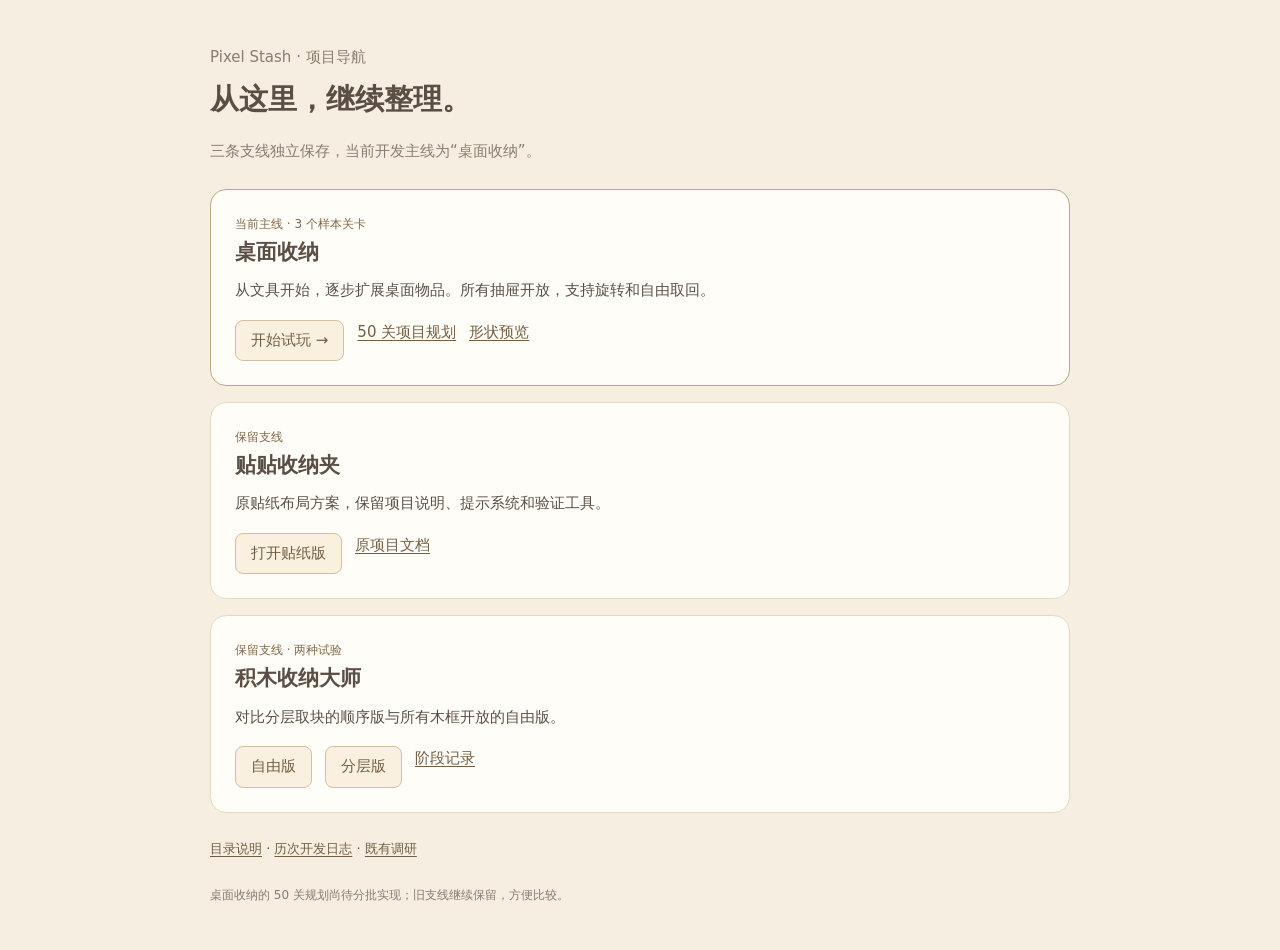
<file: index.html>
<!doctype html>
<html lang="zh-CN">
<head>
<meta charset="utf-8"><meta name="viewport" content="width=device-width,initial-scale=1">
<title>Pixel Stash · 项目导航</title>
<style>
*{box-sizing:border-box}body{margin:0;background:#f6eee1;color:#5b4f45;font:15px/1.7 system-ui,"Microsoft YaHei",sans-serif}main{max-width:900px;margin:45px auto;padding:0 20px}h1{font-size:29px;margin:4px 0 8px}h2{font-size:21px;margin:0 0 8px}.sub{color:#8a7c6e}.cards{display:grid;gap:16px;margin:25px 0}.card{background:#fffdf8;border:1px solid #e5d9c5;border-radius:16px;padding:24px}.main{border-color:#baa887}.badge{font-size:12px;color:#7f6748}.card p{margin:7px 0 16px}a{color:#735e43;text-underline-offset:3px}.actions{display:flex;flex-wrap:wrap;gap:13px}.play{border:1px solid #d6bea0;border-radius:8px;padding:7px 15px;text-decoration:none;background:#faf0df}.links{font-size:13px;margin-top:20px}footer{font-size:12px;color:#8a7c6e;margin:25px 0}
</style>
</head>
<body><main>
<div class="sub">Pixel Stash · 项目导航</div>
<h1>从这里，继续整理。</h1>
<p class="sub">三条支线独立保存，当前开发主线为“桌面收纳”。</p>
<div class="cards">
<section class="card main"><div class="badge">当前主线 · 3 个样本关卡</div><h2>桌面收纳</h2><p>从文具开始，逐步扩展桌面物品。所有抽屉开放，支持旋转和自由取回。</p><div class="actions"><a class="play" href="桌面收纳/index.html">开始试玩 →</a><a href="桌面收纳/50关项目规划.MD">50 关项目规划</a><a href="桌面收纳/形状预览.html">形状预览</a></div></section>
<section class="card"><div class="badge">保留支线</div><h2>贴贴收纳夹</h2><p>原贴纸布局方案，保留项目说明、提示系统和验证工具。</p><div class="actions"><a class="play" href="贴贴收纳夹/index.html">打开贴纸版</a><a href="贴贴收纳夹/项目文件.MD">原项目文档</a></div></section>
<section class="card"><div class="badge">保留支线 · 两种试验</div><h2>积木收纳大师</h2><p>对比分层取块的顺序版与所有木框开放的自由版。</p><div class="actions"><a class="play" href="积木收纳大师/index.html">自由版</a><a class="play" href="积木收纳大师/layered.html">分层版</a><a href="积木收纳大师/积木收纳大师_阶段性项目文档.MD">阶段记录</a></div></section>
</div>
<div class="links"><a href="README.MD">目录说明</a> · <a href="资料/开发日志.MD">历次开发日志</a> · <a href="资料/同类游戏调研.MD">既有调研</a></div>
<footer>桌面收纳的 50 关规划尚待分批实现；旧支线继续保留，方便比较。</footer>
</main></body></html>
</file>
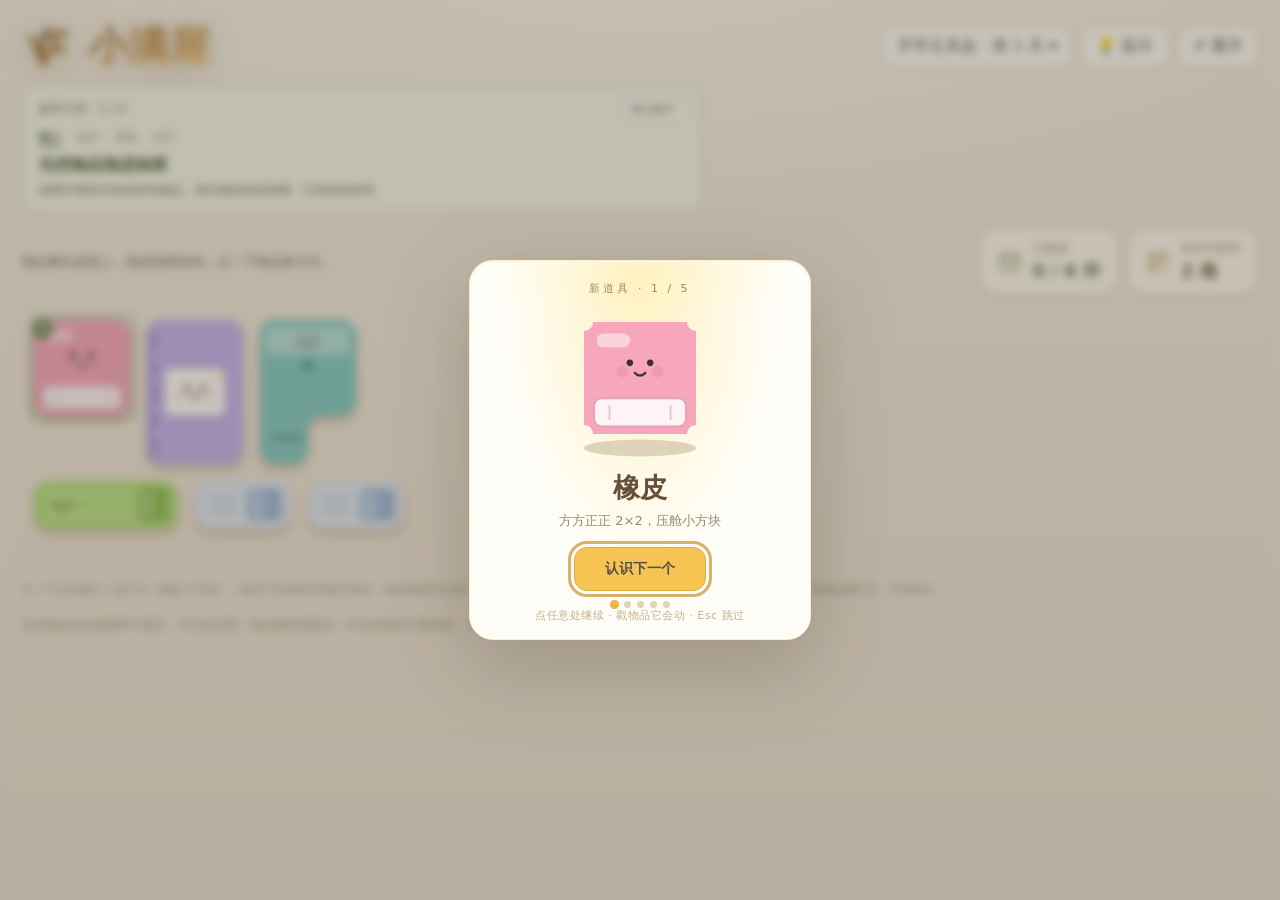
<file: 桌面收纳/index.html>
<!DOCTYPE html>
<html lang="zh-CN">
<head>
<meta charset="UTF-8">
<meta name="viewport" content="width=device-width, initial-scale=1">
<title>小满屉 · Full Drawer</title>
<link rel="stylesheet" href="style.css?v=20261115c">
</head>
<body>
<div class="app">
  <header>
    <h1>🌾 小满屉</h1>
    <div class="controls">
      <div class="levelpicker" id="levelpicker">
        <button id="levelBtn" aria-haspopup="true" aria-expanded="false" aria-label="选择关卡"></button>
        <div id="levelPanel" class="levelpanel" hidden></div>
      </div>
      <div class="hint-control">
        <button id="hint" title="卡住了？让求解器给一步建议（再点一次收起）">💡 提示</button>
        <aside id="hintCoach" class="hint-coach" hidden aria-label="提示按钮引导">
          <p id="hintCoachText" role="status">不知道怎么收纳的时候，可以用提示～</p>
          <button id="hintCoachClose" type="button" aria-label="关闭提示按钮引导">知道啦</button>
        </aside>
      </div>
      <button id="restart">↺ 重开</button>
    </div>
  </header>
  <aside id="tutorial" class="tutorial" aria-label="第一关操作教学" hidden>
    <div class="tutorial-head"><span id="tutorialCount"></span><button id="tutorialSkip">跳过教学</button></div>
    <ol class="tutorial-steps"><li>拖入</li><li>旋转</li><li>调整</li><li>收齐</li></ol>
    <h2 id="tutorialTitle"></h2><p id="tutorialText" aria-live="polite"></p>
  </aside>
  <button id="tutorialShow" class="tutorial-show" hidden>查看操作教学</button>
  <div class="statusbar">
    <p id="status" role="status" aria-live="polite">物品摊在桌面上，拖进抽屉收纳。</p>
    <div class="level-summary" aria-label="收纳进度与本关目标">
      <div class="summary-item summary-progress">
        <svg class="summary-icon" viewBox="0 0 24 24" fill="none" aria-hidden="true"><path d="M4 5h16v14H4zM4 9h16M10 13h4" stroke="currentColor" stroke-width="1.6" stroke-linecap="round" stroke-linejoin="round"/></svg>
        <div><span class="summary-label">已收好</span><strong id="progress" aria-live="polite"></strong></div>
      </div>
      <div class="summary-item summary-slack">
        <svg class="summary-icon" viewBox="0 0 24 24" fill="none" aria-hidden="true"><rect x="4" y="4" width="6" height="6" rx="1.5" stroke="currentColor" stroke-width="1.6"/><rect x="14" y="4" width="6" height="6" rx="1.5" stroke="currentColor" stroke-width="1.6"/><rect x="4" y="14" width="6" height="6" rx="1.5" stroke="currentColor" stroke-width="1.6"/><rect x="14" y="14" width="6" height="6" rx="1.5" stroke="currentColor" stroke-width="1.6" stroke-dasharray="2 2"/></svg>
        <div><span id="slackLabel" class="summary-label">本关可留空</span><strong id="slack"></strong></div>
      </div>
    </div>
  </div>
  <section class="panel" id="stockPanel" aria-label="桌面">
    <div class="playfield" id="playfield">
      <canvas id="desk" aria-label="桌面：未收纳的物品摊在这里，可任意拖动、点按旋转"></canvas>
      <div class="frames" id="frames"></div>
    </div>
    <p id="emptyStock" hidden>桌面清空了，物品都收进抽屉啦。</p>
    <p class="stock-help">点一下任何物品 = 换方向（键盘 R 同效）；物品可在抽屉四周随手摆放，拖进抽屉时自动对齐格子。靠近能放下的空位时，会帮你挪一点、转个方向。带金色铆钉的物品被钉住，不能移动。</p>
  </section>
  <footer>
    全部物品收进抽屉即可通关，可以留空隙。物品随时能取回，钉住的物品不能移动。卡住了可点「💡 提示」。
  </footer>
</div>
<canvas id="dragLayer" aria-hidden="true"></canvas>
<div class="win" id="win" hidden>
  <div class="win-card" role="dialog" aria-modal="true" aria-labelledby="winTitle">
    <div class="win-confetti" id="winConfetti" aria-hidden="true"></div>
    <div class="win-medal" aria-hidden="true"><svg viewBox="0 0 64 64"><path d="m32 8 7 15 17 2-12 12 3 18-15-8-15 8 3-18L8 25l17-2z" fill="#fff5c3" stroke="#d89b26" stroke-width="2.5" stroke-linejoin="round"/><path d="m25 32 5 5 10-11" fill="none" stroke="#b58425" stroke-width="3.2" stroke-linecap="round" stroke-linejoin="round"/></svg></div>
    <span class="win-kicker">收纳完成</span>
    <h2 id="winTitle">你太棒了！</h2>
    <p id="winText"></p>
    <div class="win-buttons">
      <button id="keep">再整理一下</button>
      <button id="next" class="primary">下一关 →</button>
    </div>
  </div>
</div>
<div class="intro" id="intro" hidden>
  <div class="intro-card" role="dialog" aria-modal="true" aria-labelledby="introName">
    <span class="intro-kicker" id="introKicker">新道具</span>
    <div class="intro-stage"><canvas id="introCanvas" aria-hidden="true" title="戳一下试试"></canvas></div>
    <h2 id="introName"></h2>
    <p id="introText" aria-live="polite"></p>
    <div class="intro-foot">
      <button id="introNext" class="primary" type="button"></button>
      <span class="intro-dots" id="introDots" aria-hidden="true"></span>
    </div>
    <p class="intro-tip">点任意处继续 · 戳物品它会动 · Esc 跳过</p>
  </div>
</div>
<script src="core.js?v=20261115c"></script>
<script src="solver.js"></script>
<script src="art.js"></script>
<script src="app.js?v=20261115c"></script>
</body>
</html>
</file>
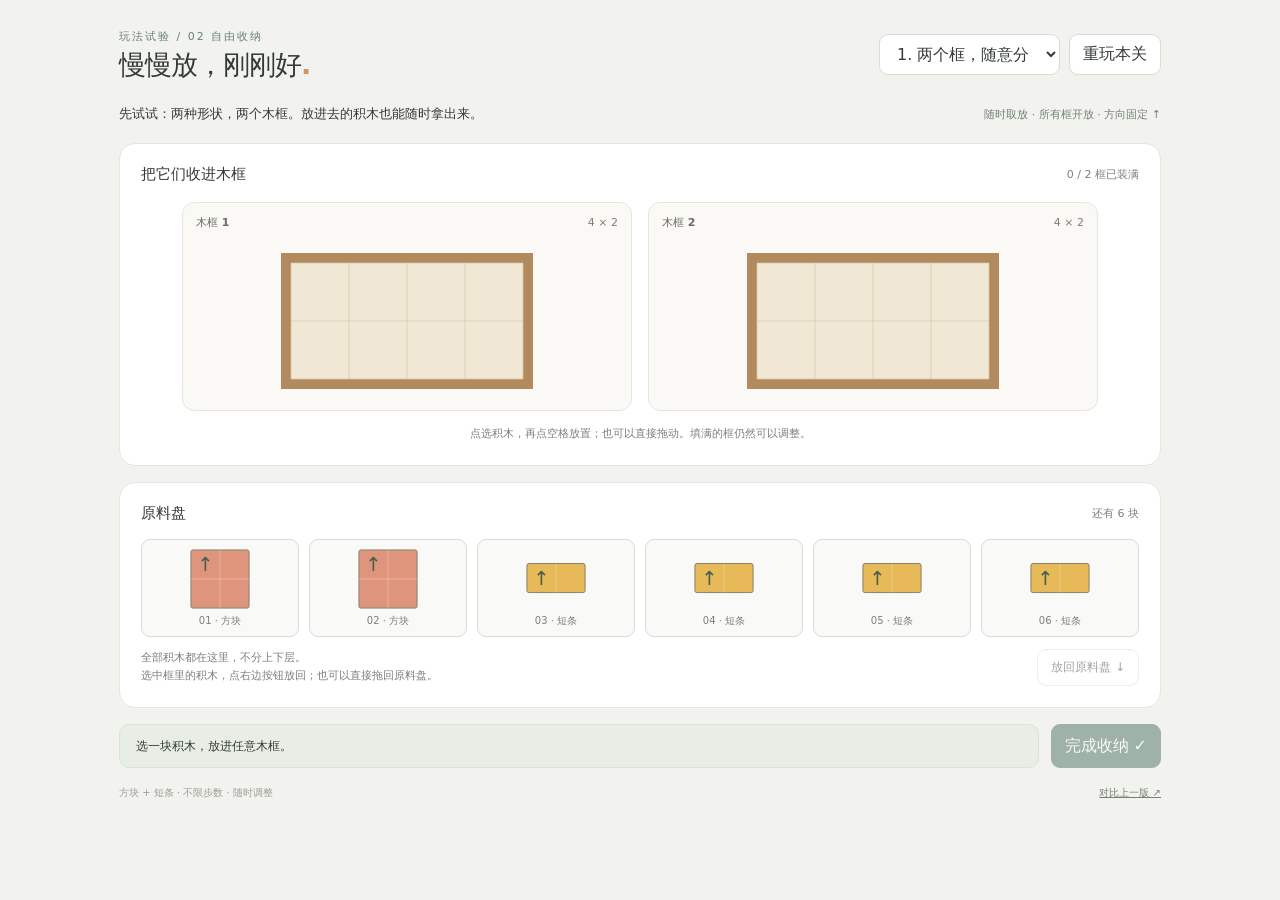
<file: 积木收纳大师-packing/index.html>
<!doctype html>
<html lang="zh-CN">
<head><meta charset="utf-8"><meta name="viewport" content="width=device-width, initial-scale=1">
<title>积木收纳大师 · 自由收纳版</title><link rel="stylesheet" href="free-style.css?v=2"></head>
<body>
<main class="app">
  <header><div><span class="eyebrow">玩法试验 / 02 自由收纳</span><h1>慢慢放，刚刚好<span class="title-dot">.</span></h1></div>
    <div class="controls"><label class="sr-only" for="level">选择关卡</label><select id="level"></select><button id="restart">重玩本关</button></div></header>
  <div class="intro"><p id="note"></p><span>随时取放 · 所有框开放 · 方向固定 ↑</span></div>
  <section class="panel workbench"><div class="section-head"><h2>把它们收进木框</h2><span id="progress"></span></div>
    <div id="frames" class="frames" aria-label="所有木框"></div>
    <p class="board-help">点选积木，再点空格放置；也可以直接拖动。填满的框仍然可以调整。</p>
  </section>
  <section class="panel supply" id="stockPanel"><div class="section-head"><h2>原料盘</h2><span id="remaining"></span></div>
    <div id="stock" class="stock" aria-label="可自由拿取的积木"></div>
    <p id="emptyStock" class="empty-stock" hidden>积木都在木框里了；需要调整时，随时可以拿回来。</p>
    <div class="stock-foot"><p class="subtle">全部积木都在这里，不分上下层。<br>选中框里的积木，点右边按钮放回；也可以直接拖回原料盘。</p><button id="returnPiece" disabled>放回原料盘 ↓</button></div>
  </section>
  <div class="bottom-row"><div id="status" role="status" aria-live="polite">选一块积木，放进任意木框。</div><button id="finish" class="primary" disabled>完成收纳 ✓</button></div>
  <div id="win" class="win" hidden><div><span class="eyebrow">全部收纳完成</span><h2>这一盘，收好了。</h2><p id="winText"></p><button id="next" class="primary">下一关 →</button><button id="keep">再调整一下</button></div></div>
  <footer><span>方块 + 短条 · 不限步数 · 随时调整</span><a href="layered.html">对比上一版 ↗</a></footer>
</main><script src="free-core.js?v=2"></script><script src="free-app.js?v=2"></script>
</body></html>
</file>
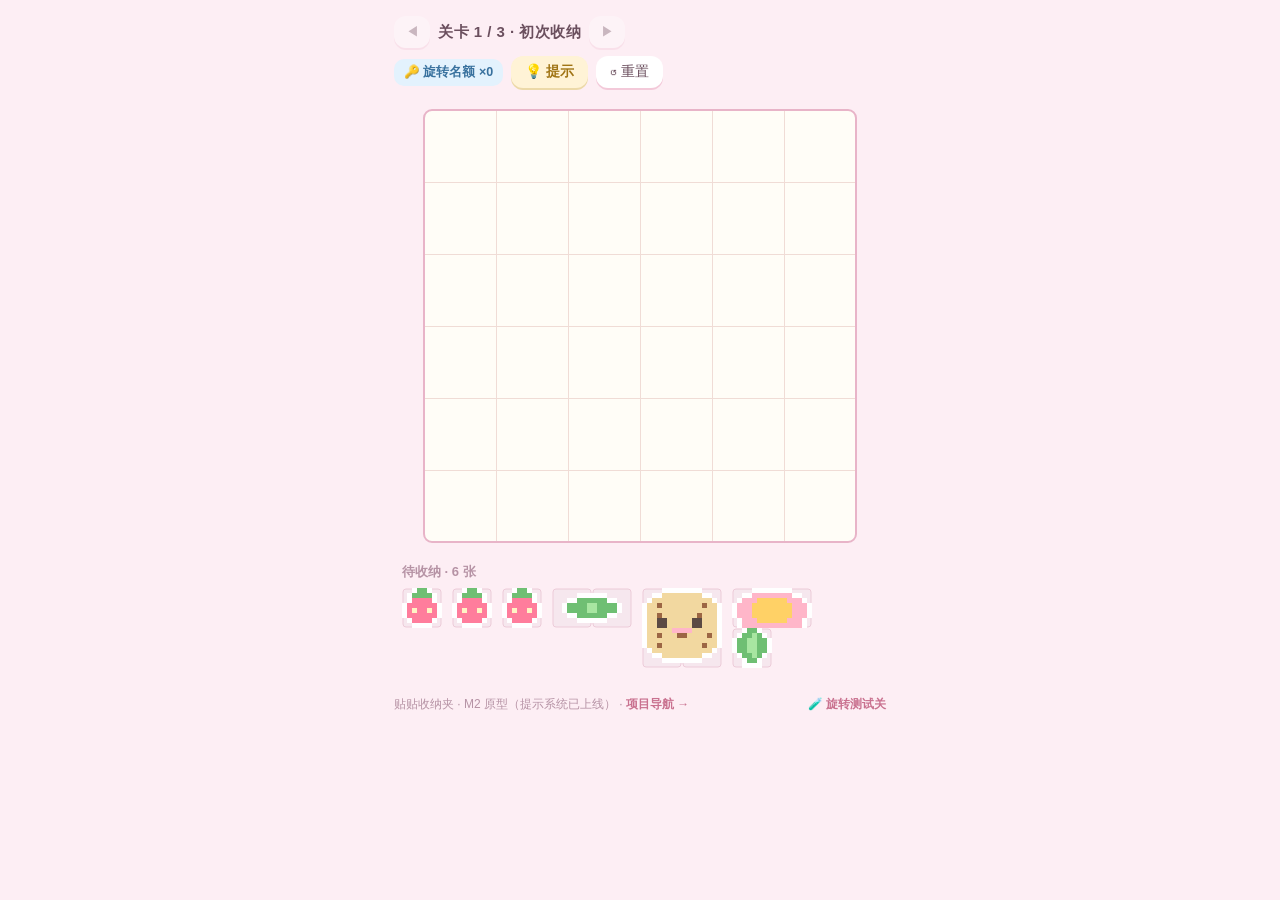
<file: 贴贴收纳夹/index.html>
<!DOCTYPE html>
<html lang="zh-CN">
<head>
  <meta charset="UTF-8">
  <meta name="viewport" content="width=device-width, initial-scale=1.0, maximum-scale=1.0, user-scalable=no">
  <title>贴贴收纳夹 Pixel Stash · M2 原型</title>
  <link rel="stylesheet" href="css/style.css">
</head>
<body>
  <div id="app">
    <header id="topbar">
      <div class="nav-group">
        <button id="prevBtn" class="icon-btn" title="上一关">◀</button>
        <div id="levelLabel">关卡 1 / 3</div>
        <button id="nextBtn" class="icon-btn" title="下一关">▶</button>
      </div>
      <div class="nav-group">
        <span id="tokenBadge" class="badge hidden">🔑 旋转名额 ×0</span>
        <button id="hintBtn" class="text-btn hint-btn">💡 提示</button>
        <button id="resetBtn" class="text-btn">↺ 重置</button>
      </div>
    </header>

    <main id="boardWrap">
      <canvas id="game"></canvas>
    </main>

    <div id="actionPanel" class="hidden">
      <button id="unlockBtn" class="action-btn unlock">🔓 解锁旋转</button>
      <button id="rotateBtn" class="action-btn rotate hidden">↻ 旋转</button>
      <button id="deselectBtn" class="action-btn deselect">✕</button>
    </div>

    <footer id="footer">
      <span>贴贴收纳夹 · M2 原型（提示系统已上线） · <a href="../index.html">项目导航 →</a></span>
      <a id="testLink" href="?level=test">🧪 旋转测试关</a>
    </footer>
  </div>

  <div id="toast" class="hidden"></div>

  <div id="winOverlay" class="hidden">
    <div class="win-card">
      <div class="win-emoji">🎉</div>
      <h2 id="winTitle">收纳完成！</h2>
      <p id="winSub"></p>
      <div class="win-buttons">
        <button id="winNextBtn" class="primary-btn">下一关 →</button>
        <button id="winReplayBtn" class="text-btn">再玩一次</button>
        <button id="winCloseBtn" class="text-btn">欣赏收藏页</button>
      </div>
    </div>
  </div>

  <script src="js/data/shapes.js"></script>
  <script src="js/data/catalog.js"></script>
  <script src="js/data/levels.js"></script>
  <script src="js/data/solutions.js"></script>
  <script src="js/core/geometry.js"></script>
  <script src="js/core/validator.js"></script>
  <script src="js/core/solver.js"></script>
  <script src="js/core/game.js"></script>
  <script src="js/core/hints.js"></script>
  <script src="js/ui/art.js"></script>
  <script src="js/ui/renderer.js"></script>
  <script src="js/ui/input.js"></script>
  <script src="js/main.js"></script>
</body>
</html>
</file>
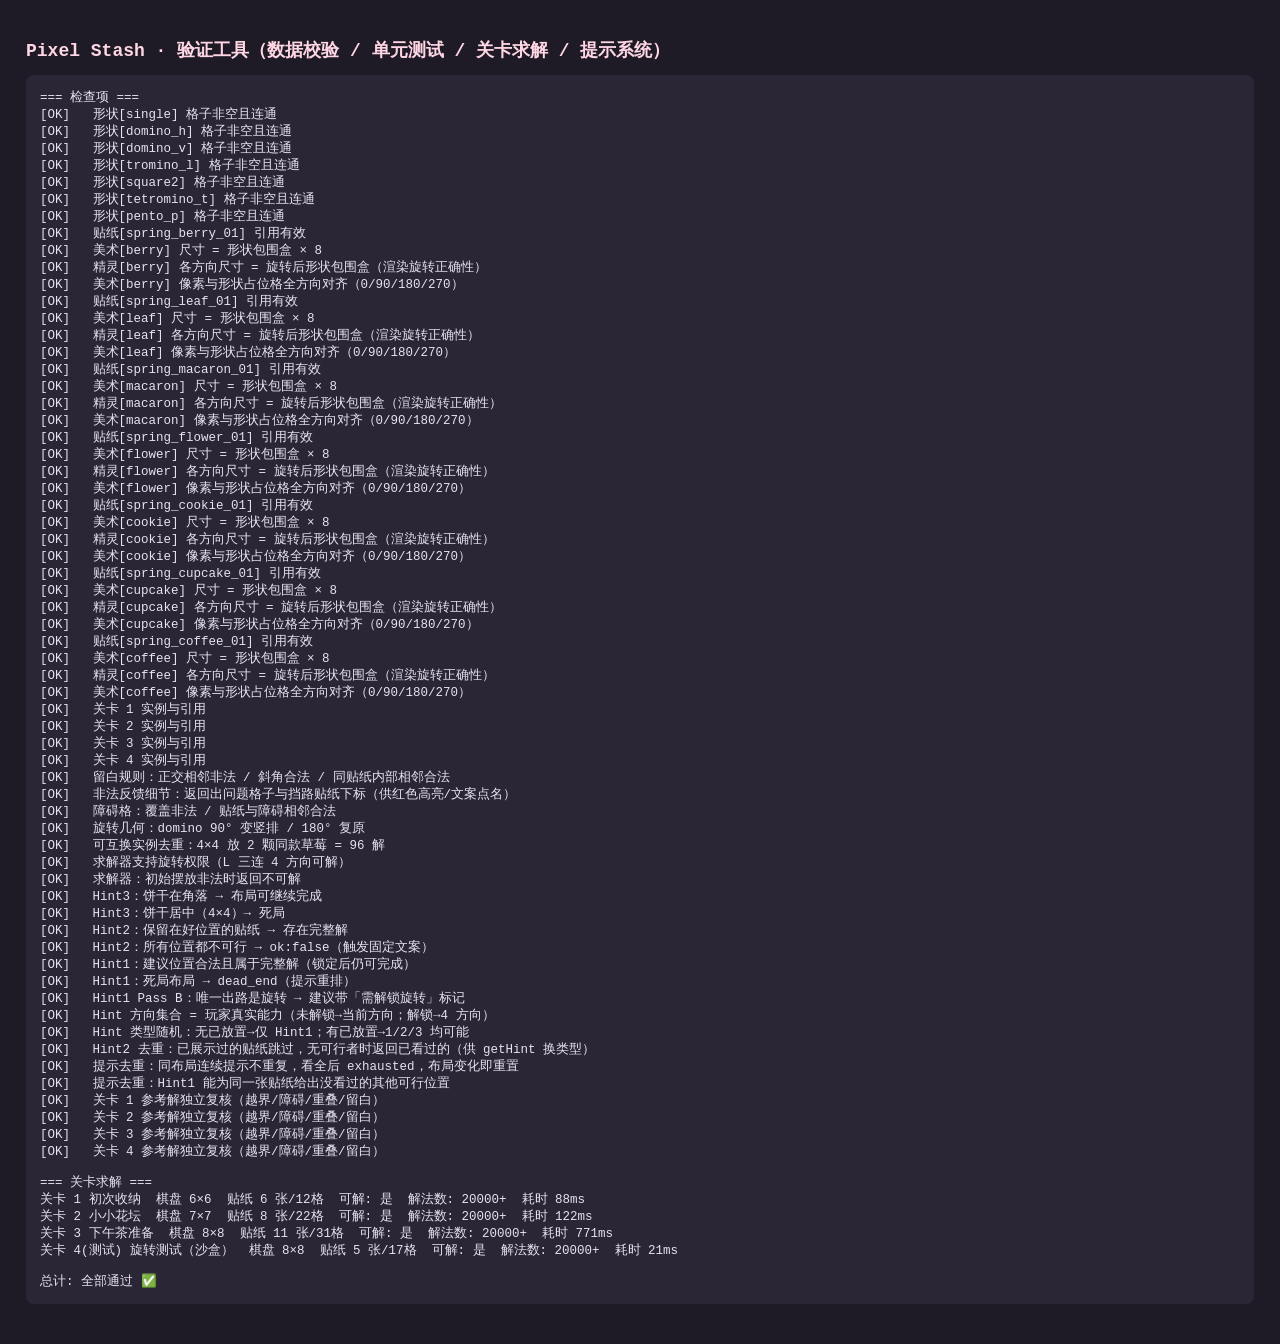
<file: tools/verify.html>
<!DOCTYPE html>
<html lang="zh-CN">
<head>
  <meta charset="UTF-8">
  <title>Pixel Stash · 验证工具（M1+M2）</title>
  <style>
    body { font-family: Consolas, "Microsoft YaHei", monospace; background: #1e1b26; color: #e8e2f0; padding: 18px; }
    h1 { font-size: 18px; color: #ffd6e3; }
    pre { background: #2a2635; padding: 14px; border-radius: 8px; font-size: 12.5px; white-space: pre-wrap; word-break: break-all; }
    .ok { color: #7be495; } .fail { color: #ff7d9c; font-weight: bold; }
  </style>
</head>
<body>
  <h1>Pixel Stash · 验证工具（数据校验 / 单元测试 / 关卡求解 / 提示系统）</h1>
  <pre id="out">运行中…</pre>

  <script src="../js/data/shapes.js"></script>
  <script src="../js/data/catalog.js"></script>
  <script src="../js/data/levels.js"></script>
  <script src="../js/core/geometry.js"></script>
  <script src="../js/core/validator.js"></script>
  <script src="../js/core/solver.js"></script>
  <script src="../js/core/game.js"></script>
  <script src="../js/core/hints.js"></script>
  <script src="../js/ui/art.js"></script>

  <script>
  (function () {
    var checks = [];
    var failures = 0;
    function check(name, fn) {
      try {
        var r = fn();
        checks.push({ name: name, ok: !!r, detail: r === true ? "" : String(r) });
        if (!r) failures++;
      } catch (e) {
        checks.push({ name: name, ok: false, detail: "异常: " + (e && e.message) });
        failures++;
      }
    }

    function assert(cond, msg) { if (!cond) throw new Error(msg || "断言失败"); return true; }

    // ---------- 1. 数据完整性 ----------
    Object.keys(SHAPES).forEach(function (sid) {
      check("形状[" + sid + "] 格子非空且连通", function () {
        var cells = SHAPES[sid].cells;
        assert(cells.length > 0, "空形状");
        var key = Geometry.cellsKey(cells);
        assert(Geometry.normalize(cells).length === cells.length, "存在重复格子");
        // 连通性（4 邻接）
        var set = new Set(cells.map(function (c) { return c[0] + "," + c[1]; }));
        var stack = [cells[0]], seen = new Set([cells[0][0] + "," + cells[0][1]]);
        while (stack.length) {
          var c = stack.pop();
          [[1,0],[-1,0],[0,1],[0,-1]].forEach(function (d) {
            var k = (c[0]+d[0]) + "," + (c[1]+d[1]);
            if (set.has(k) && !seen.has(k)) { seen.add(k); stack.push([c[0]+d[0], c[1]+d[1]]); }
          });
        }
        assert(seen.size === cells.length, "形状不连通");
        return true;
      });
    });

    Object.keys(STICKERS).forEach(function (tid) {
      var st = STICKERS[tid];
      check("贴纸[" + tid + "] 引用有效", function () {
        assert(SHAPES[st.shapeId], "shapeId 不存在: " + st.shapeId);
        assert(PIXEL_ART[st.art], "art 不存在: " + st.art);
        return true;
      });
      check("美术[" + st.art + "] 尺寸 = 形状包围盒 × 8", function () {
        var rows = PIXEL_ART[st.art];
        var w = rows[0].length;
        for (var i = 1; i < rows.length; i++) {
          assert(rows[i].length === w, "第 " + i + " 行宽度 " + rows[i].length + " ≠ " + w);
        }
        var bb = Geometry.boundingBox(SHAPES[st.shapeId].cells);
        assert(w === bb.w * 8 && rows.length === bb.h * 8,
          "美术 " + w + "×" + rows.length + " ≠ 形状 " + (bb.w * 8) + "×" + (bb.h * 8));
        rows.forEach(function (row, y) {
          for (var x = 0; x < row.length; x++) {
            assert(row[x] in PALETTE, "未知色板字符 '" + row[x] + "' @(" + x + "," + y + ")");
          }
        });
        return true;
      });
      check("精灵[" + st.art + "] 各方向尺寸 = 旋转后形状包围盒（渲染旋转正确性）", function () {
        [0, 90, 180, 270].forEach(function (rot) {
          var sprite = Art.getSprite(st.art, rot);
          assert(sprite, "精灵生成失败: " + st.art + " @" + rot);
          var bb = Geometry.boundingBox(
            Geometry.cellsAtRotation(SHAPES[st.shapeId].cells, rot)
          );
          var k = ART_PX_PER_CELL * SPRITE_PX;
          assert(
            sprite.width === bb.w * k && sprite.height === bb.h * k,
            "精灵@" + rot + " 为 " + sprite.width + "×" + sprite.height +
              "，旋转后应为 " + bb.w * k + "×" + bb.h * k + "（贴图未随逻辑旋转）"
          );
        });
        return true;
      });
      // 永久门禁：美术像素与逻辑占格必须全方向一致（用户指令：新素材一律严格检查错位）。
      // 按 Art.rowsFor(artKey, rot)（getSprite 的真实绘制源）逐方向比对，
      // 而非只测 0° 底图 —— 防止"贴图未随逻辑旋转"一类渲染层 bug 逃逸（见补丁三）。
      check("美术[" + st.art + "] 像素与形状占位格全方向对齐（0/90/180/270）", function () {
        [0, 90, 180, 270].forEach(function (rot) {
          var rows = Art.rowsFor(st.art, rot); // getSprite 的真实绘制源
          var cells = Geometry.cellsAtRotation(SHAPES[st.shapeId].cells, rot);
          var inShape = {};
          cells.forEach(function (c) { inShape[c[0] + "," + c[1]] = true; });
          for (var y = 0; y < rows.length; y++) {
            for (var x = 0; x < rows[y].length; x++) {
              if (rows[y][x] !== ".") {
                var cx = Math.floor(x / 8), cy = Math.floor(y / 8);
                assert(inShape[cx + "," + cy],
                  "@" + rot + "° 像素画出占位格外: (" + x + "," + y + ") 落在格(" + cx + "," + cy + ")，形状不含此格");
              }
            }
          }
          cells.forEach(function (c) {
            var has = false;
            for (var y = c[1] * 8; y < c[1] * 8 + 8; y++)
              for (var x = c[0] * 8; x < c[0] * 8 + 8; x++)
                if (rows[y] && rows[y][x] !== ".") has = true;
            assert(has, "@" + rot + "° 占位格(" + c[0] + "," + c[1] + ")内没有任何像素，视觉与判定错位");
          });
        });
        return true;
      });
    });

    LEVELS.forEach(function (lv) {
      check("关卡 " + lv.levelId + " 实例与引用", function () {
        var ids = new Set();
        lv.pieces.forEach(function (p) {
          assert(!ids.has(p.id), "实例 id 重复: " + p.id);
          ids.add(p.id);
          assert(STICKERS[p.stickerId], "贴纸引用无效: " + p.stickerId);
          assert([0, 90, 180, 270].indexOf(p.initialRotation) !== -1, "非法初始方向");
        });
        assert(lv.rotationTokens >= 0 && lv.rotationTokens <= 3, "旋转名额超出 0-3");
        assert(lv.board.width >= 4 && lv.board.height >= 4, "画布过小");
        return true;
      });
    });

    // ---------- 2. 单元测试 ----------
    check("留白规则：正交相邻非法 / 斜角合法 / 同贴纸内部相邻合法", function () {
      var board = { width: 4, height: 4, blockedCells: [] };
      var grid = Validator.buildGrid(board);
      // 放一个 2×2（模拟 0 号贴纸）
      grid[0][0] = 0; grid[0][1] = 0; grid[1][0] = 0; grid[1][1] = 0;
      assert(!Validator.checkCells(board, grid, [[2, 0]], 1).ok, "正交相邻应非法");
      assert(!Validator.checkCells(board, grid, [[0, 2]], 1).ok, "正交相邻应非法(下)");
      assert(Validator.checkCells(board, grid, [[2, 2]], 1).ok, "斜角应合法");
      assert(!Validator.checkCells(board, grid, [[1, 1]], 1).ok, "重叠应非法");
      assert(Validator.checkCells(board, grid, [[0, 0]], 0).ok, "忽略自身占位应合法");
      return true;
    });

    check("非法反馈细节：返回出问题格子与挡路贴纸下标（供红色高亮/文案点名）", function () {
      var board = { width: 4, height: 4, blockedCells: [] };
      var grid = Validator.buildGrid(board);
      grid[0][0] = 0; grid[0][1] = 0; grid[1][0] = 0; grid[1][1] = 0;
      var g1 = Validator.checkCells(board, grid, [[2, 0]], 1);
      assert(!g1.ok && g1.reason === "gap" && g1.occupant === 0, "gap 应返回挡路贴纸下标");
      assert(g1.cell && g1.cell[0] === 1 && g1.cell[1] === 0, "gap 的 cell 应为挡路贴纸所占格子");
      var g2 = Validator.checkCells(board, grid, [[0, 0]], 1);
      assert(!g2.ok && g2.reason === "overlap" && g2.occupant === 0, "overlap 应返回被叠贴纸下标");
      assert(g2.cell && g2.cell[0] === 0 && g2.cell[1] === 0, "overlap 的 cell 应为冲突格");
      var g3 = Validator.checkCells(board, grid, [[4, 0]], 1);
      assert(!g3.ok && g3.reason === "out_of_bounds" && g3.occupant == null, "越界时 occupant 应为 null");
      var g4 = Validator.checkCells(board, grid, [[2, 2]], 1);
      assert(g4.ok && g4.cell == null && g4.occupant == null, "合法时无冲突信息");
      return true;
    });

    check("障碍格：覆盖非法 / 贴纸与障碍相邻合法", function () {
      var board = { width: 3, height: 3, blockedCells: [[1, 1]] };
      var grid = Validator.buildGrid(board);
      assert(!Validator.checkCells(board, grid, [[1, 1]], 0).ok, "覆盖障碍格应非法");
      assert(Validator.checkCells(board, grid, [[0, 0]], 0).ok, "普通放置应合法");
      assert(Validator.checkCells(board, grid, [[1, 0]], 0).ok, "与障碍格相邻应合法（留白只约束贴纸间）");
      return true;
    });

    check("旋转几何：domino 90° 变竖排 / 180° 复原", function () {
      var h = SHAPES.domino_h.cells;
      var v = Geometry.cellsAtRotation(h, 90);
      assert(Geometry.cellsKey(v) === Geometry.cellsKey([[0, 0], [0, 1]]), "90° 后应为竖二连");
      assert(Geometry.cellsKey(Geometry.cellsAtRotation(h, 180)) === Geometry.cellsKey(h), "180° 后占位应等价");
      var l = SHAPES.tromino_l.cells;
      var l90 = Geometry.cellsAtRotation(l, 90);
      assert(l90.length === 3, "L 形旋转后格子数不变");
      assert(Geometry.cellsKey(Geometry.cellsAtRotation(l, 360)) === Geometry.cellsKey(l), "360° 复原");
      return true;
    });

    check("可互换实例去重：4×4 放 2 颗同款草莓 = 96 解", function () {
      var res = Solver.solve(
        { width: 4, height: 4, blockedCells: [] },
        [
          { id: "a", stickerId: "spring_berry_01", cells: SHAPES.single.cells, rotations: [0] },
          { id: "b", stickerId: "spring_berry_01", cells: SHAPES.single.cells, rotations: [0] },
        ],
        { maxSolutions: 100000 }
      );
      assert(res.solutionCount === 96, "实际 " + res.solutionCount + " ≠ 96");
      return true;
    });

    check("求解器支持旋转权限（L 三连 4 方向可解）", function () {
      var res = Solver.solve(
        { width: 4, height: 4, blockedCells: [] },
        [{ id: "x", stickerId: "spring_flower_01", cells: SHAPES.tromino_l.cells, rotations: [0, 90, 180, 270] }],
        { maxSolutions: 100000 }
      );
      assert(res.solvable, "应可解");
      assert(res.solutionCount > 0, "应有解");
      return true;
    });

    check("求解器：初始摆放非法时返回不可解", function () {
      var res = Solver.solve(
        { width: 4, height: 4, blockedCells: [] },
        [{ id: "x", stickerId: "spring_berry_01", cells: SHAPES.single.cells, rotations: [0] }],
        { maxSolutions: 10, initialPlacements: [{ id: "x", x: 9, y: 9, rotation: 0 }] }
      );
      assert(!res.solvable && res.failReason === "initial_placements_invalid", "应报初始摆放非法");
      return true;
    });

    // ---------- 2.5 提示系统（M2） ----------
    // 用合成 4×4 关卡确定性地覆盖三种提示的正反分支：
    // 两块 2×2 圆饼干（square2）：A@(0,0) 时 B 只能去 (2,2)（可完成）；
    // A@(1,1)（居中）时 B 无任何合法位置（死局）。
    function makeHintGame(config) {
      return new Game({
        levelId: config.levelId,
        name: "hint-test",
        board: config.board,
        rotationTokens: config.rotationTokens || 0,
        pieces: config.pieces,
      });
    }
    var cookiePair = [
      { id: "c1", stickerId: "spring_cookie_01", initialRotation: 0 },
      { id: "c2", stickerId: "spring_cookie_01", initialRotation: 0 },
    ];
    var goodGame = makeHintGame({
      levelId: 901, board: { width: 4, height: 4, blockedCells: [] }, pieces: cookiePair,
    });
    goodGame.tryPlace(goodGame.pieces[0], 0, 0);
    var deadGame = makeHintGame({
      levelId: 902, board: { width: 4, height: 4, blockedCells: [] }, pieces: cookiePair,
    });
    deadGame.tryPlace(deadGame.pieces[0], 1, 1);

    check("Hint3：饼干在角落 → 布局可继续完成", function () {
      var h = HintManager.hint3(goodGame);
      assert(h.type === 3 && h.ok === true, "期望可完成，实际 " + JSON.stringify(h));
      return true;
    });
    check("Hint3：饼干居中（4×4）→ 死局", function () {
      var h = HintManager.hint3(deadGame);
      assert(h.type === 3 && h.ok === false, "期望死局，实际 " + JSON.stringify(h));
      return true;
    });
    check("Hint2：保留在好位置的贴纸 → 存在完整解", function () {
      var h = HintManager.hint2(goodGame);
      assert(h.type === 2 && h.ok === true && h.piece === goodGame.pieces[0], "期望 c1 可保留");
      return true;
    });
    check("Hint2：所有位置都不可行 → ok:false（触发固定文案）", function () {
      var h = HintManager.hint2(deadGame);
      assert(h.type === 2 && h.ok === false && !h.reason, "期望 ok:false 且无 reason，实际 " + JSON.stringify(h));
      return true;
    });
    check("Hint1：建议位置合法且属于完整解（锁定后仍可完成）", function () {
      var h = HintManager.hint1(goodGame, { rand: function () { return 0.99; } });
      assert(h.ok, "Hint1 应成功，实际 " + JSON.stringify(h));
      assert(h.piece === goodGame.pieces[1], "唯一未放置的是 c2");
      assert(h.x === 2 && h.y === 2, "c2 唯一合法位置是 (2,2)，实际 (" + h.x + "," + h.y + ")");
      var res = goodGame.canPlace(h.piece, h.x, h.y);
      assert(res.ok, "建议位置应通过游戏判定: " + res.reason);
      var s = Solver.solve(goodGame.board, HintManager.solverPieces(goodGame, false), {
        maxSolutions: 1,
        initialPlacements: HintManager.placedLocks(goodGame)
          .concat([{ id: h.piece.id, x: h.x, y: h.y, rotation: h.rotation }]),
      });
      assert(s.solvable, "锁定建议位置后应仍可完成（属于完整可行解）");
      return true;
    });
    check("Hint1：死局布局 → dead_end（提示重排）", function () {
      var h = HintManager.hint1(deadGame, { rand: function () { return 0.99; } });
      assert(h.type === 1 && h.ok === false && h.reason === "dead_end", "期望 dead_end，实际 " + JSON.stringify(h));
      return true;
    });

    // Hint 1 Pass B：叶子（横二连，无旋转能力）只剩竖放一条路 →
    // 提示"需要先解锁旋转"。4×5 棋盘上饼干 (0,0)+(2,3)（二者合法）后，
    // 叶子横放处处违规；竖放 (3,0)/(0,3) 合法。
    var rotGame = makeHintGame({
      levelId: 903, board: { width: 4, height: 5, blockedCells: [] }, rotationTokens: 1,
      pieces: [
        { id: "c1", stickerId: "spring_cookie_01", initialRotation: 0 },
        { id: "c2", stickerId: "spring_cookie_01", initialRotation: 0 },
        { id: "l1", stickerId: "spring_leaf_01", initialRotation: 0 },
      ],
    });
    rotGame.tryPlace(rotGame.pieces[0], 0, 0);
    rotGame.tryPlace(rotGame.pieces[1], 2, 3);
    check("Hint1 Pass B：唯一出路是旋转 → 建议带「需解锁旋转」标记", function () {
      var h = HintManager.hint1(rotGame, { rand: function () { return 0.99; } });
      assert(h.ok, "Pass B 应成功，实际 " + JSON.stringify(h));
      assert(h.piece === rotGame.pieces[2], "唯一未放置的是 l1");
      assert(h.needsRotationUnlock === true, "应注明需要解锁旋转");
      assert(h.rotation === 90 || h.rotation === 270, "建议方向应为竖放，实际 " + h.rotation);
      // 建议坐标在棋盘内 + 竖放形态本身合法（用 validator 直接验）
      assert(h.x >= 0 && h.y >= 0 && h.x < 4 && h.y < 5, "坐标应在棋盘内");
      var cells = Geometry.cellsAtRotation(rotGame.pieces[2].shapeCells, h.rotation);
      var abs = Geometry.absolute(cells, h.x, h.y);
      assert(Validator.checkCells(rotGame.board, rotGame.grid, abs, rotGame.pieces[2].idx).ok,
        "竖放形态应通过判定");
      return true;
    });
    check("Hint 方向集合 = 玩家真实能力（未解锁→当前方向；解锁→4 方向）", function () {
      var lv = makeHintGame({
        levelId: 904, board: { width: 6, height: 6, blockedCells: [] },
        pieces: [{ id: "f1", stickerId: "spring_flower_01", initialRotation: 90 }],
      });
      var ps = HintManager.solverPieces(lv, false);
      assert(JSON.stringify(ps[0].rotations) === "[90]", "未解锁应只允许当前方向");
      lv.pieces[0].rotationAbility = true;
      ps = HintManager.solverPieces(lv, false);
      assert(JSON.stringify(ps[0].rotations) === "[0,90,180,270]", "解锁应允许 4 方向");
      return true;
    });
    check("Hint 类型随机：无已放置→仅 Hint1；有已放置→1/2/3 均可能", function () {
      var empty = makeHintGame({
        levelId: 905, board: { width: 6, height: 6, blockedCells: [] },
        pieces: [{ id: "b1", stickerId: "spring_berry_01", initialRotation: 0 }],
      });
      for (var i = 0; i < 5; i++) {
        assert(HintManager.pickType(empty, function () { return 0.99; }) === 1, "无已放置应恒为 1");
      }
      empty.tryPlace(empty.pieces[0], 0, 0);
      var seen = {};
      for (var j = 0; j < 3; j++) {
        var t = HintManager.pickType(empty, (function (k) {
          return function () { return k / 3 + 0.01; };
        })(j));
        seen[t] = true;
      }
      assert(seen[1] && seen[2] && seen[3], "有已放置时三种类型都应可选: " + JSON.stringify(seen));
      return true;
    });

    // ---------- 提示去重（补丁五）----------
    check("Hint2 去重：已展示过的贴纸跳过，无可行者时返回已看过的（供 getHint 换类型）", function () {
      var h = HintManager.hint2(goodGame, { seen: ["2:c1"] });
      assert(h.ok && h.piece === goodGame.pieces[0], "只剩已看过的 c1，应原样返回");
      assert(HintManager.contentKey(h) === "2:c1", "返回值应命中 seen");
      return true;
    });
    check("提示去重：同布局连续提示不重复，看全后 exhausted，布局变化即重置", function () {
      var g = makeHintGame({
        levelId: 906, board: { width: 4, height: 4, blockedCells: [] }, pieces: cookiePair,
      });
      g.tryPlace(g.pieces[0], 0, 0);
      var seen = [], keys = [];
      var randFix = function () { return 0.9; }; // getHint 顺序确定为 [1,2,3]
      for (var i = 0; i < 5; i++) {
        var h = HintManager.getHint(g, { seen: seen, rand: randFix });
        if (h.type === 0) break;
        var k = HintManager.contentKey(h);
        assert(k != null && seen.indexOf(k) === -1, "第 " + (i + 1) + " 次出现了重复提示: " + k);
        seen.push(k); keys.push(k);
      }
      assert(keys.length === 3, "应恰好 3 种不同提示，实际 " + keys.length + ": " + keys.join(" | "));
      assert(keys[0].indexOf("1:c2:") === 0, "Hint1 key 应带占位格信息: " + keys[0]);
      // 布局变化（放回托盘）→ 去重记录作废，重新有提示
      g.sendToTray(g.pieces[0]);
      var h2 = HintManager.getHint(g, { rand: randFix });
      assert(h2.type === 1 && h2.ok, "布局变化后应重新给出提示，实际 " + JSON.stringify({ type: h2.type, ok: h2.ok, reason: h2.reason }));
      return true;
    });
    check("提示去重：Hint1 能为同一张贴纸给出没看过的其他可行位置", function () {
      var g = makeHintGame({
        levelId: 907, board: { width: 4, height: 5, blockedCells: [] }, rotationTokens: 1,
        pieces: [
          { id: "c1", stickerId: "spring_cookie_01", initialRotation: 0 },
          { id: "c2", stickerId: "spring_cookie_01", initialRotation: 0 },
          { id: "l1", stickerId: "spring_leaf_01", initialRotation: 0 },
        ],
      });
      g.tryPlace(g.pieces[0], 0, 0);
      g.tryPlace(g.pieces[1], 2, 3);
      var randFix = function () { return 0.9; };
      var h1 = HintManager.hint1(g, { rand: randFix });
      assert(h1.ok && h1.piece === g.pieces[2], "第一次应建议 l1");
      var k1 = HintManager.contentKey(h1);
      var h2 = HintManager.hint1(g, { rand: randFix, seen: [k1] });
      assert(h2.ok, "第二次仍应成功（找替代位置），实际 " + JSON.stringify(h2));
      var k2 = HintManager.contentKey(h2);
      assert(k2 !== k1, "两次建议不应相同");
      assert(h2.piece === g.pieces[2], "仍应是同一张（唯一未放置）");
      // 替代位置也必须合法且属于完整解
      var abs = Geometry.absolute(Geometry.cellsAtRotation(h2.piece.shapeCells, h2.rotation), h2.x, h2.y);
      assert(Validator.checkCells(g.board, g.grid, abs, h2.piece.idx).ok, "替代位置应通过判定");
      var s = Solver.solve(g.board, HintManager.solverPieces(g, false), {
        maxSolutions: 1,
        initialPlacements: HintManager.placedLocks(g)
          .concat([{ id: h2.piece.id, x: h2.x, y: h2.y, rotation: h2.rotation }]),
      });
      assert(s.solvable, "替代位置锁定后应仍可完成（属于完整可行解）");
      return true;
    });

    // ---------- 3. 关卡求解与参考解独立复核 ----------
    var levelResults = [];
    var solutionsData = {};
    LEVELS.forEach(function (lv) {
      var res = Solver.solve(
        lv.board,
        lv.pieces.map(function (p) {
          return {
            id: p.id,
            stickerId: p.stickerId,
            cells: SHAPES[STICKERS[p.stickerId].shapeId].cells,
            rotations: [p.initialRotation || 0],
          };
        }),
        { maxSolutions: 20000, timeLimitMs: 30000 }
      );
      levelResults.push({
        levelId: lv.levelId,
        name: lv.name,
        isTest: !!lv.isTest,
        pieces: lv.pieces.length,
        board: lv.board.width + "×" + lv.board.height,
        pieceCells: lv.pieces.reduce(function (s, p) {
          return s + SHAPES[STICKERS[p.stickerId].shapeId].cells.length;
        }, 0),
        solvable: res.solvable,
        solutionCount: res.solutionCount,
        capped: res.capped,
        timedOut: res.timedOut,
        elapsedMs: res.elapsedMs,
      });

      // 独立复核参考解：全新网格逐张放置并检查全部规则
      check("关卡 " + lv.levelId + " 参考解独立复核（越界/障碍/重叠/留白）", function () {
        assert(res.solvable && res.reference, "无可行解");
        var grid = Validator.buildGrid(lv.board);
        var placed = new Set();
        var pieceById = {};
        lv.pieces.forEach(function (p) { pieceById[p.id] = p; });
        Object.keys(res.reference).forEach(function (pid) {
          var p = pieceById[pid];
          assert(p, "参考解包含未知实例 " + pid);
          assert(!placed.has(pid), "实例 " + pid + " 被放置了两次");
          placed.add(pid);
          var ref = res.reference[pid];
          var cells = Geometry.cellsAtRotation(
            SHAPERSHAPE_SAFE(STICKERS[p.stickerId].shapeId).cells, ref.rotation
          );
          var abs = Geometry.absolute(cells, ref.x, ref.y);
          var r = Validator.checkCells(lv.board, grid, abs, -1);
          assert(r.ok, "参考解中 " + pid + " 放置非法: " + r.reason);
          abs.forEach(function (c) { grid[c[1]][c[0]] = 1; });
        });
        assert(placed.size === lv.pieces.length, "参考解未覆盖所有贴纸");
        return true;
      });

      if (res.solvable) {
        solutionsData[lv.levelId] = {
          reference: res.reference,
          solutionCount: res.solutionCount,
          capped: res.capped,
          pieceCount: lv.pieces.length,
          elapsedMs: res.elapsedMs,
          generatedAt: new Date().toISOString(),
        };
      }
    });

    function SHAPERSHAPE_SAFE(shapeId) {
      var s = SHAPES[shapeId];
      if (!s) throw new Error("未知形状: " + shapeId);
      return s;
    }

    // ---------- 4. 汇总输出 ----------
    var allSolvable = levelResults.every(function (r) { return r.solvable; });
    var report = {
      ok: failures === 0 && allSolvable,
      failures: failures,
      checks: checks,
      levels: levelResults,
      stats: {
        stickerKinds: Object.keys(STICKERS).length,
        shapeKinds: Object.keys(SHAPES).length,
        mainLevels: LEVELS.filter(function (l) { return !l.isTest; }).length,
      },
      solutionsJs:
        "// 由 tools/verify.html 生成，请勿手改\n" +
        "// 结构：SOLUTIONS[levelId] = { reference, solutionCount, capped, pieceCount, elapsedMs, generatedAt }\n" +
        "const SOLUTIONS = " + JSON.stringify(solutionsData, null, 2) + ";\n\n" +
        "window.PS = window.PS || {};\nPS.SOLUTIONS = SOLUTIONS;\n",
    };
    window.__verifyReport = report;

    var lines = [];
    lines.push("=== 检查项 ===");
    checks.forEach(function (c) {
      lines.push((c.ok ? "[OK]  " : "[FAIL]") + " " + c.name + (c.detail ? "  → " + c.detail : ""));
    });
    lines.push("");
    lines.push("=== 关卡求解 ===");
    levelResults.forEach(function (r) {
      lines.push(
        "关卡 " + r.levelId + (r.isTest ? "(测试)" : "") + " " + r.name +
        "  棋盘 " + r.board + "  贴纸 " + r.pieces + " 张/" + r.pieceCells + "格" +
        "  可解: " + (r.solvable ? "是" : "否") +
        "  解法数: " + r.solutionCount + (r.capped ? "+" : "") +
        "  耗时 " + r.elapsedMs + "ms"
      );
    });
    lines.push("");
    lines.push("总计: " + (report.ok ? "全部通过 ✅" : "存在失败 ❌ (" + failures + " 项)"));
    document.getElementById("out").textContent = lines.join("\n");
    console.log(lines.join("\n"));
  })();
  </script>
</body>
</html>
</file>
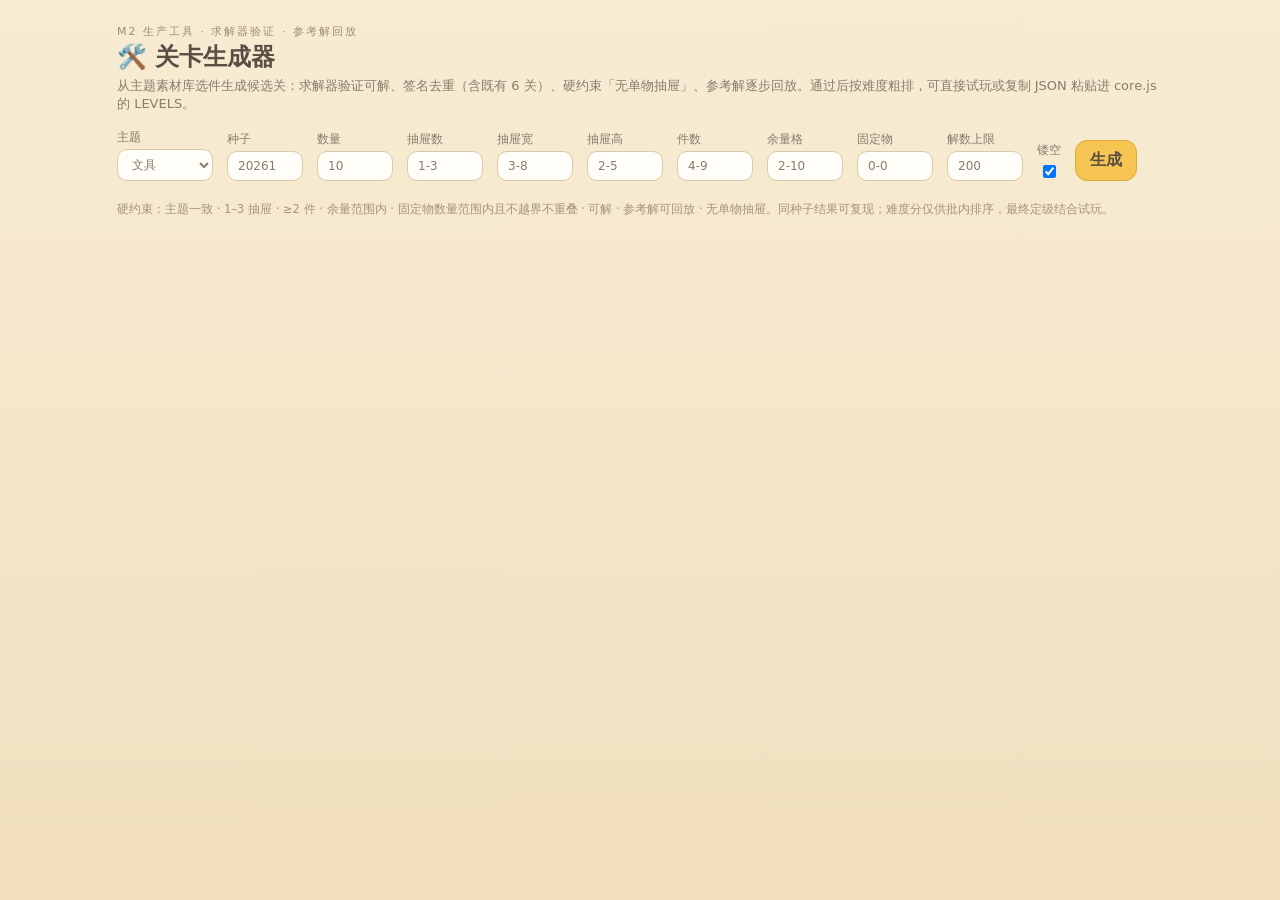
<file: 桌面收纳/关卡生成器.html>
<!DOCTYPE html>
<html lang="zh-CN">
<head>
<meta charset="UTF-8">
<meta name="viewport" content="width=device-width, initial-scale=1">
<title>关卡生成器 · 桌面收纳 M2</title>
<style>
:root{font-family:system-ui,-apple-system,"PingFang SC","Microsoft YaHei",sans-serif;color:#5b4f45}
*{box-sizing:border-box}
body{margin:0;background:linear-gradient(180deg,#f7ecd3,#f1dfbe);background-attachment:fixed}
main{max-width:1090px;margin:auto;padding:24px 22px 40px}
h1{font-size:24px;margin:2px 0 4px}
.eyebrow{color:#a08d76;font-size:11px;letter-spacing:2px}
.sub{color:#8a7c6e;font-size:13px;margin:0 0 16px}
.controls{display:flex;flex-wrap:wrap;gap:10px 14px;align-items:flex-end;margin-bottom:14px}
label{font-size:12px;color:#8a7c6e;display:flex;flex-direction:column;gap:3px}
input,select{font:inherit;color:inherit;border:1px solid #dcc9a8;background:#fffdf8;border-radius:10px;padding:7px 10px;width:76px}
input[type=checkbox]{width:auto}
button{font:inherit;color:inherit;border:1px solid #dcc9a8;background:#fffdf8;border-radius:12px;padding:9px 14px;cursor:pointer}
button:hover{border-color:#c9a15f}
button.primary{background:#f6c453;border-color:#e0a93c;font-weight:700}
#summary{font-size:13px;color:#6f6154;margin:12px 0}
table{border-collapse:collapse;width:100%;font-size:12.5px;background:rgba(255,253,248,.55);border-radius:12px;overflow:hidden}
th,td{padding:8px 10px;text-align:left;border-bottom:1px solid rgba(140,110,60,.14);vertical-align:top}
th{font-size:11px;color:#8a7c6e;font-weight:600}
tr:last-child td{border-bottom:none}
.bad{color:#c05b4a}.good{color:#44714e}
.checks{font-size:11px;line-height:1.9;color:#8a7c6e}
.checks b{font-weight:600}
.op{white-space:nowrap}
.op button{padding:5px 10px;font-size:12px;border-radius:8px;margin-right:6px}
footer{font-size:11.5px;color:#a5947f;margin-top:18px;line-height:1.8}
</style>
</head>
<body>
<main>
  <div class="eyebrow">M2 生产工具 · 求解器验证 · 参考解回放</div>
  <h1>🛠️ 关卡生成器</h1>
  <p class="sub">从主题素材库选件生成候选关：求解器验证可解、签名去重（含既有 6 关）、硬约束「无单物抽屉」、参考解逐步回放。通过后按难度粗排，可直接试玩或复制 JSON 粘贴进 core.js 的 LEVELS。</p>
  <div class="controls">
    <label>主题<select id="theme" style="width:96px">
      <option value="stationery">文具</option>
      <option value="daily">日用品</option>
      <option value="digital">数码配件</option>
      <option value="beauty">梳妆用品</option>
      <option value="snack">零食</option>
    </select></label>
    <label>种子<input id="seed" type="number" value="20261112"></label>
    <label>数量<input id="count" type="number" value="10" min="1" max="50"></label>
    <label>抽屉数<input id="drawers" value="1-3" title="min-max"></label>
    <label>抽屉宽<input id="wr" value="3-8"></label>
    <label>抽屉高<input id="hr" value="2-5"></label>
    <label>件数<input id="pieces" value="4-9"></label>
    <label>余量格<input id="slack" value="2-10"></label>
    <label>固定物<input id="fixed" value="0-0"></label>
    <label>解数上限<input id="cap" type="number" value="200"></label>
    <label>镂空<input id="hollow" type="checkbox" checked></label>
    <button id="go" class="primary">生成</button>
  </div>
  <div id="summary"></div>
  <table id="tbl" hidden>
    <thead><tr><th>#</th><th>抽屉</th><th>物品</th><th>余量</th><th>解数</th><th>检查</th><th>难度分</th><th>操作</th></tr></thead>
    <tbody id="rows"></tbody>
  </table>
  <footer>硬约束：主题一致 · 1–3 抽屉 · ≥2 件 · 余量范围内 · 固定物数量范围内且不越界不重叠 · 可解 · 参考解可回放 · 无单物抽屉。同种子结果可复现；难度分仅供批内排序，最终定级结合试玩。</footer>
</main>
<script src="core.js"></script>
<script src="solver.js"></script>
<script src="generator.js"></script>
<script>
(function () {
  var $ = function (id) { return document.getElementById(id); };
  function range(v) { var m = v.split('-').map(Number); return m.length === 1 ? [m[0], m[0]] : m; }
  function itemNames(level) {
    return level.pieces.map(function (p) { return StationeryCore.ITEMS[p.item].name; }).join('、') +
      (level.fixed && level.fixed.length ? '（固定：' + level.fixed.map(function (f) { return StationeryCore.ITEMS[f.item].name; }).join('、') + '）' : '');
  }
  $('go').addEventListener('click', function () {
    var opts = {
      seed: Number($('seed').value), count: Number($('count').value), theme: $('theme').value,
      drawers: range($('drawers').value), w: range($('wr').value), h: range($('hr').value),
      pieces: range($('pieces').value), slack: range($('slack').value), fixed: range($('fixed').value),
      cap: Number($('cap').value), hollow: $('hollow').checked
    };
    $('summary').textContent = '生成中…';
    setTimeout(function () { // 让状态先渲染
      var r = StationeryGenerator.generate(opts);
      $('summary').textContent = '尝试 ' + r.attempts + ' 次，通过 ' + r.candidates.length + ' 关，用时 ' + r.elapsedMs + 'ms（种子 ' + r.seed + '）。';
      $('rows').innerHTML = r.candidates.map(function (c, i) {
        var lv = c.level, m = c.metrics;
        var checks = c.checks.map(function (k) {
          return '<span class="' + (k.ok ? 'good' : 'bad') + '">' + (k.ok ? '✓' : '✗') + ' ' + k.name + (k.info ? '（' + k.info + '）' : '') + '</span>';
        }).join('<br>');
        return '<tr><td>' + (i + 1) + '</td>' +
          '<td>' + lv.drawers.map(function (d) { return d.w + '×' + d.h; }).join(' + ') + '</td>' +
          '<td>' + m.pieces + ' 件：' + itemNames(lv) + '</td>' +
          '<td>' + m.slack + (m.exact ? '（精确填满）' : '') + '</td>' +
          '<td>' + m.solutions + (m.capped ? '+' : '') + '</td>' +
          '<td class="checks">' + checks + '</td>' +
          '<td><b>' + c.score + '</b></td>' +
          '<td class="op"><button data-i="' + i + '" class="play">试玩</button><button data-i="' + i + '" class="copy">复制 JSON</button></td></tr>';
      }).join('');
      $('tbl').hidden = false;
      Array.prototype.forEach.call(document.querySelectorAll('button.play'), function (b) {
        b.addEventListener('click', function () {
          var lv = r.candidates[Number(b.dataset.i)].level;
          open('index.html#custom=' + encodeURIComponent(JSON.stringify(lv)), '_blank');
        });
      });
      Array.prototype.forEach.call(document.querySelectorAll('button.copy'), function (b) {
        b.addEventListener('click', function () {
          var lv = r.candidates[Number(b.dataset.i)].level;
          var json = JSON.stringify(lv).replace(/"([a-z]+)":/g, '$1:');
          (navigator.clipboard ? navigator.clipboard.writeText(json) : Promise.reject()).then(function () {
            b.textContent = '已复制 ✓';
          }, function () { prompt('手动复制：', json); });
        });
      });
    }, 30);
  });
})();
</script>
</body>
</html>
</file>
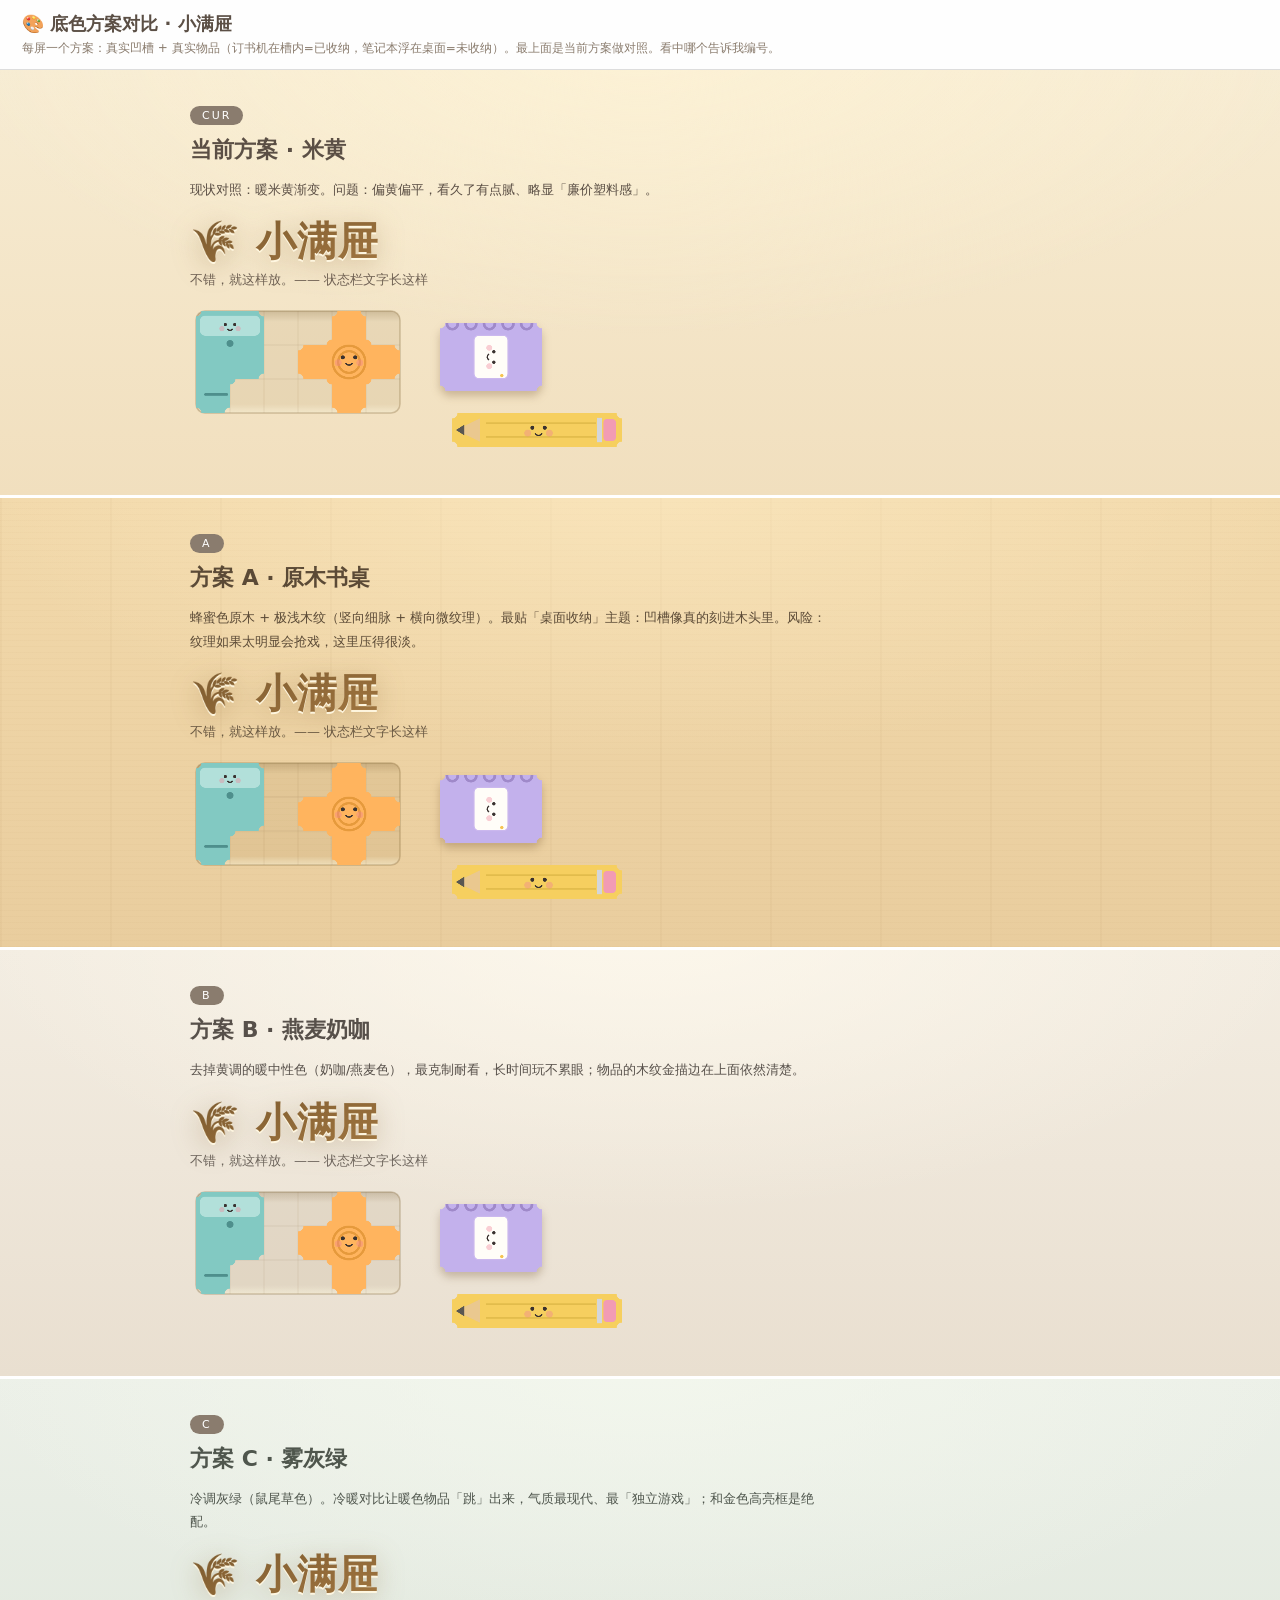
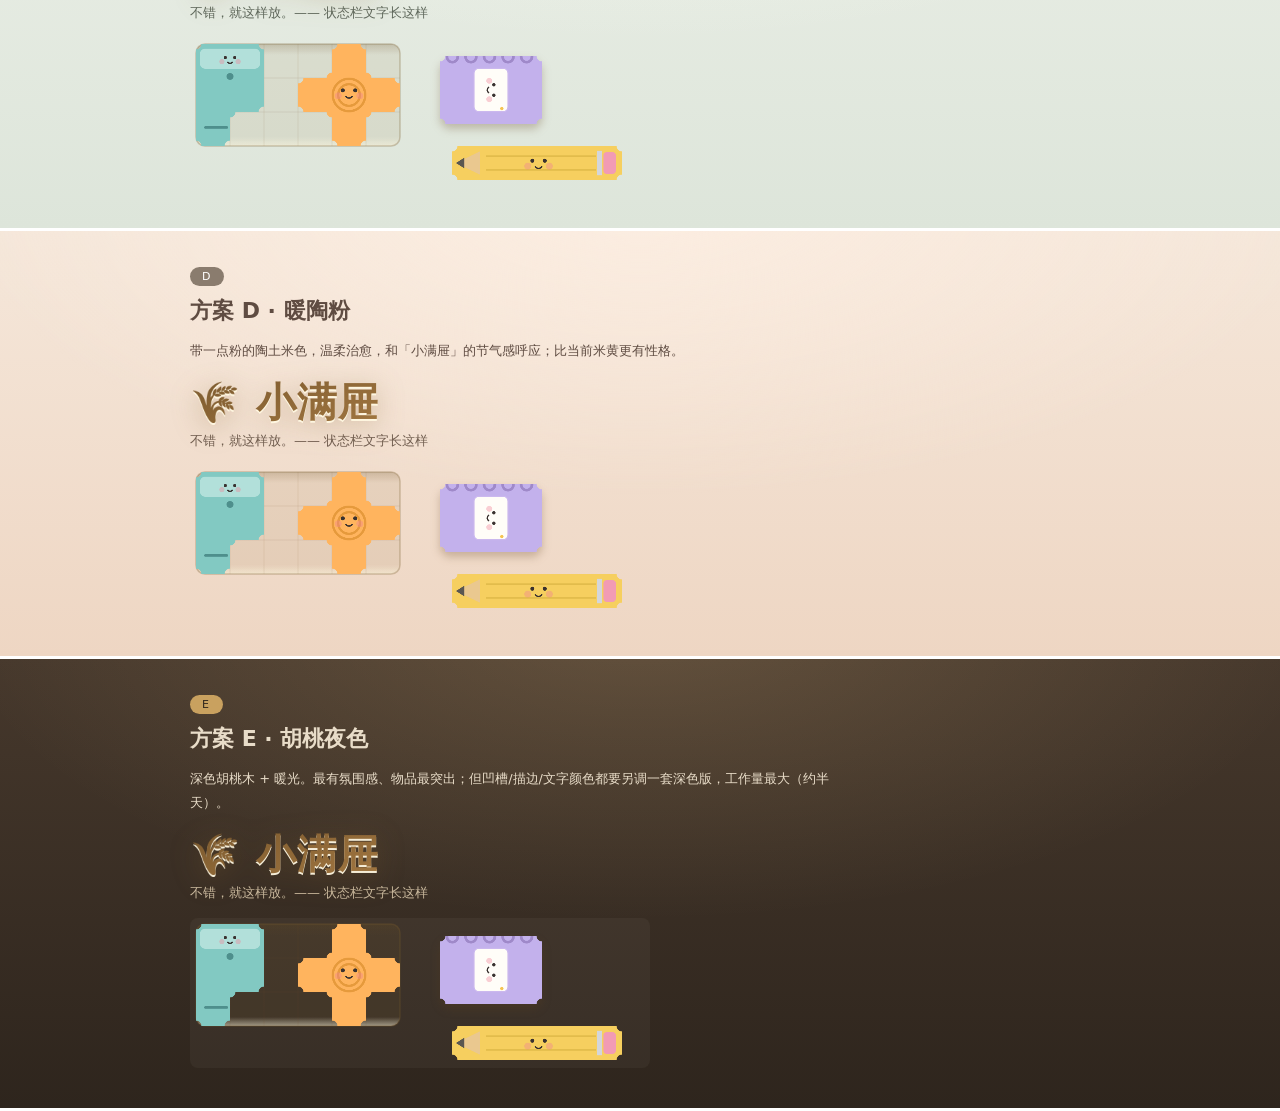
<file: 桌面收纳/底色方案.html>
<!DOCTYPE html>
<html lang="zh-CN">
<head>
<meta charset="UTF-8">
<meta name="viewport" content="width=device-width, initial-scale=1">
<title>底色方案 · 小满屉</title>
<style>
:root{font-family:system-ui,-apple-system,"PingFang SC","Microsoft YaHei",sans-serif}
*{box-sizing:border-box}
body{margin:0;background:#eee}
header{position:sticky;top:0;z-index:5;background:rgba(255,255,255,.92);backdrop-filter:blur(6px);padding:12px 22px;border-bottom:1px solid #ddd;color:#5b4f45}
header h1{font-size:18px;margin:0}
header p{font-size:12px;color:#8a7c6e;margin:4px 0 0}
.opt{padding:34px 22px 40px;border-bottom:3px solid #fff}
.opt-inner{max-width:900px;margin:auto}
.tag{display:inline-block;font-size:11px;letter-spacing:2px;color:#fff;background:#8a7c6e;border-radius:20px;padding:3px 12px;margin-bottom:10px}
.opt h2{font-size:22px;margin:0 0 6px;color:inherit}
.opt .desc{font-size:13px;line-height:1.8;max-width:640px}
.logo{font-size:clamp(30px,4.5vw,40px);font-weight:800;letter-spacing:1px;line-height:1.1;margin:18px 0 6px;color:#7c5a2e;
  text-shadow:0 2px 0 rgba(255,248,225,.9),0 5px 14px rgba(133,96,44,.28)}
@supports((-webkit-background-clip:text) or (background-clip:text)){
  .logo{background:linear-gradient(160deg,#7c5a2e 0%,#b5854a 48%,#e3b761 100%);-webkit-background-clip:text;background-clip:text;color:transparent;text-shadow:none;
    filter:drop-shadow(0 2px 0 rgba(255,248,225,.95)) drop-shadow(0 5px 14px rgba(133,96,44,.30))}
}
.status{font-size:13px;line-height:1.7}
canvas{display:block;margin-top:14px;border-radius:8px}
.note{font-size:11.5px;margin-top:10px;opacity:.75}

/* —— 各方案底色（与正文一致的可直接搬回 style.css body） —— */
.cur .opt-inner{color:#5b4f45}
.cur{background:radial-gradient(1100px 480px at 50% -8%, rgba(255,244,214,.7), rgba(255,244,214,0) 62%),linear-gradient(180deg,#f7ecd3 0%,#f1dfbe 100%)}
.cur .status{color:#6f6154}

.a{background:radial-gradient(1100px 480px at 50% -8%, rgba(255,238,200,.55), rgba(255,238,205,0) 62%),repeating-linear-gradient(90deg, rgba(146,102,48,.045) 0 2px, rgba(255,255,255,0) 2px 110px),repeating-linear-gradient(0deg, rgba(146,102,48,.028) 0 1px, transparent 1px 6px),linear-gradient(180deg,#f2d9ab 0%,#e9cd9e 100%)}
.a .opt-inner{color:#5b4a36}
.a .status{color:#6b5a44}

.b{background:radial-gradient(1100px 480px at 50% -8%, rgba(255,250,238,.8), rgba(255,250,238,0) 62%),linear-gradient(180deg,#f3ede2 0%,#e9dfd0 100%)}
.b .opt-inner{color:#57504a}
.b .status{color:#6e665e}

.c{background:radial-gradient(1100px 480px at 50% -8%, rgba(244,248,238,.85), rgba(244,248,238,0) 62%),linear-gradient(180deg,#ecf0e8 0%,#dde5da 100%)}
.c .opt-inner{color:#4f564d}
.c .status{color:#5f685c}

.d{background:radial-gradient(1100px 480px at 50% -8%, rgba(255,240,228,.7), rgba(255,240,228,0) 62%),linear-gradient(180deg,#f5e7da 0%,#eed6c3 100%)}
.d .opt-inner{color:#5f4c42}
.d .status{color:#715e50}

.e{background:radial-gradient(1100px 480px at 50% -8%, rgba(255,214,150,.16), rgba(255,214,150,0) 62%),linear-gradient(180deg,#46382c 0%,#2e251d 100%)}
.e .opt-inner{color:#e8dcc8}
.e .status{color:#c9b89d}
.e .tag{background:#c9a15f;color:#2e251d}
.e canvas{background:rgba(255,240,210,.04)}
</style>
</head>
<body>
<header>
  <h1>🎨 底色方案对比 · 小满屉</h1>
  <p>每屏一个方案：真实凹槽 + 真实物品（订书机在槽内=已收纳，笔记本浮在桌面=未收纳）。最上面是当前方案做对照。看中哪个告诉我编号。</p>
</header>
<div id="list"></div>
<script src="core.js"></script>
<script src="art.js"></script>
<script>
var OPTS = [
  { cls: 'cur', name: '当前方案 · 米黄', desc: '现状对照：暖米黄渐变。问题：偏黄偏平，看久了有点腻、略显「廉价塑料感」。' },
  { cls: 'a', name: '方案 A · 原木书桌', desc: '蜂蜜色原木 + 极浅木纹（竖向细脉 + 横向微纹理）。最贴「桌面收纳」主题：凹槽像真的刻进木头里。风险：纹理如果太明显会抢戏，这里压得很淡。' },
  { cls: 'b', name: '方案 B · 燕麦奶咖', desc: '去掉黄调的暖中性色（奶咖/燕麦色），最克制耐看，长时间玩不累眼；物品的木纹金描边在上面依然清楚。' },
  { cls: 'c', name: '方案 C · 雾灰绿', desc: '冷调灰绿（鼠尾草色）。冷暖对比让暖色物品「跳」出来，气质最现代、最「独立游戏」；和金色高亮框是绝配。' },
  { cls: 'd', name: '方案 D · 暖陶粉', desc: '带一点粉的陶土米色，温柔治愈，和「小满屉」的节气感呼应；比当前米黄更有性格。' },
  { cls: 'e', name: '方案 E · 胡桃夜色', desc: '深色胡桃木 + 暖光。最有氛围感、物品最突出；但凹槽/描边/文字颜色都要另调一套深色版，工作量最大（约半天）。' }
];
function drawSample(canvas) {
  var s = 34, pad = 6, dpr = window.devicePixelRatio || 1;
  var W = 460, H = 150;
  canvas.width = W * dpr; canvas.height = H * dpr;
  canvas.style.width = W + 'px'; canvas.style.height = H + 'px';
  var c = canvas.getContext('2d'); c.scale(dpr, dpr);
  // 凹槽（与 app.js drawDrawers 同款画法）：6x3
  var cw = 6 * s, ch = 3 * s;
  function rrect(c, x, y, w, h, r) {
    c.beginPath(); c.moveTo(x + r, y);
    c.arcTo(x + w, y, x + w, y + h, r); c.arcTo(x + w, y + h, x, y + h, r);
    c.arcTo(x, y + h, x, y, r); c.arcTo(x, y, x + w, y, r); c.closePath();
  }
  c.fillStyle = 'rgba(140,105,55,.10)';
  rrect(c, pad, pad, cw, ch, 9); c.fill();
  c.save(); rrect(c, pad, pad, cw, ch, 9); c.clip();
  var gT = c.createLinearGradient(0, pad, 0, pad + 11);
  gT.addColorStop(0, 'rgba(101,74,33,.20)'); gT.addColorStop(1, 'rgba(101,74,33,0)');
  c.fillStyle = gT; c.fillRect(pad, pad, cw, 11);
  var gL = c.createLinearGradient(pad, 0, pad + 9, 0);
  gL.addColorStop(0, 'rgba(101,74,33,.12)'); gL.addColorStop(1, 'rgba(101,74,33,0)');
  c.fillStyle = gL; c.fillRect(pad, pad, 9, ch);
  var gB = c.createLinearGradient(0, pad + ch - 9, 0, pad + ch);
  gB.addColorStop(0, 'rgba(255,248,224,0)'); gB.addColorStop(1, 'rgba(255,248,224,.5)');
  c.fillStyle = gB; c.fillRect(pad, pad + ch - 9, cw, 9);
  c.restore();
  c.strokeStyle = 'rgba(122,92,48,.30)'; c.lineWidth = 1.5;
  rrect(c, pad, pad, cw, ch, 9); c.stroke();
  c.strokeStyle = 'rgba(122,92,48,.10)'; c.lineWidth = 1; // 淡网格
  for (var gx = 1; gx < 6; gx++) { c.beginPath(); c.moveTo(pad + gx * s, pad); c.lineTo(pad + gx * s, pad + ch); c.stroke(); }
  for (var gy = 1; gy < 3; gy++) { c.beginPath(); c.moveTo(pad, pad + gy * s); c.lineTo(pad + cw, pad + gy * s); c.stroke(); }
  // 槽内物品：订书机（已收纳 = 平嵌无投影）
  StationeryArt.drawPiece(c, 'stapler', 0, pad + 0 * s, pad + 0 * s, s);
  StationeryArt.drawPiece(c, 'tape', 0, pad + 3 * s, pad + 0 * s, s);
  // 桌面物品：笔记本（未收纳 = 浮起投影）
  c.save();
  c.shadowColor = 'rgba(96,66,28,.28)'; c.shadowBlur = 9; c.shadowOffsetY = 5;
  StationeryArt.drawPiece(c, 'note', 90, 250, 18, s);
  c.restore();
  StationeryArt.drawPiece(c, 'pencil', 0, 262, 108, s);
}
var list = document.getElementById('list');
OPTS.forEach(function (o) {
  var sec = document.createElement('section');
  sec.className = 'opt ' + o.cls;
  sec.innerHTML = '<div class="opt-inner"><span class="tag">' + o.cls.toUpperCase() + '</span>' +
    '<h2>' + o.name + '</h2><p class="desc">' + o.desc + '</p>' +
    '<div class="logo">🌾 小满屉</div>' +
    '<div class="status">不错，就这样放。—— 状态栏文字长这样</div>' +
    '<canvas></canvas></div>';
  list.appendChild(sec);
  drawSample(sec.querySelector('canvas'));
});
</script>
</body>
</html>
</file>
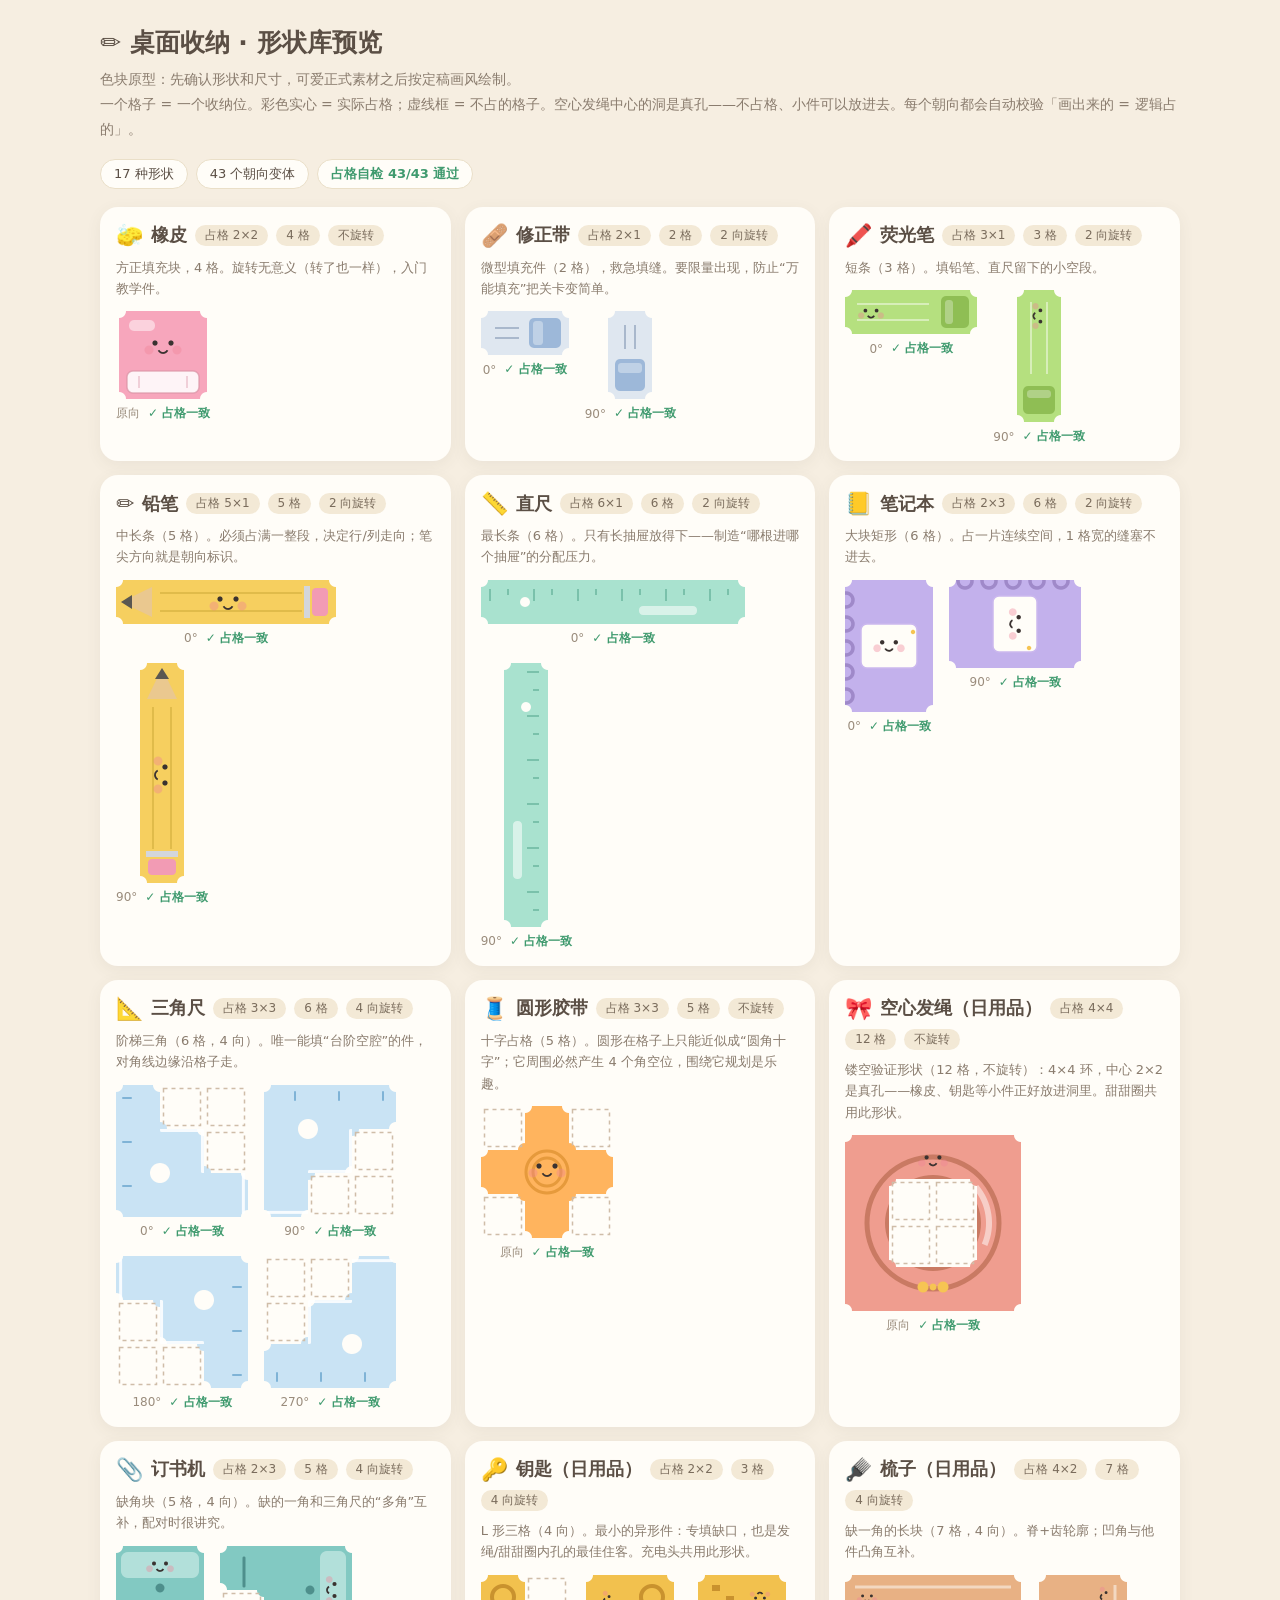
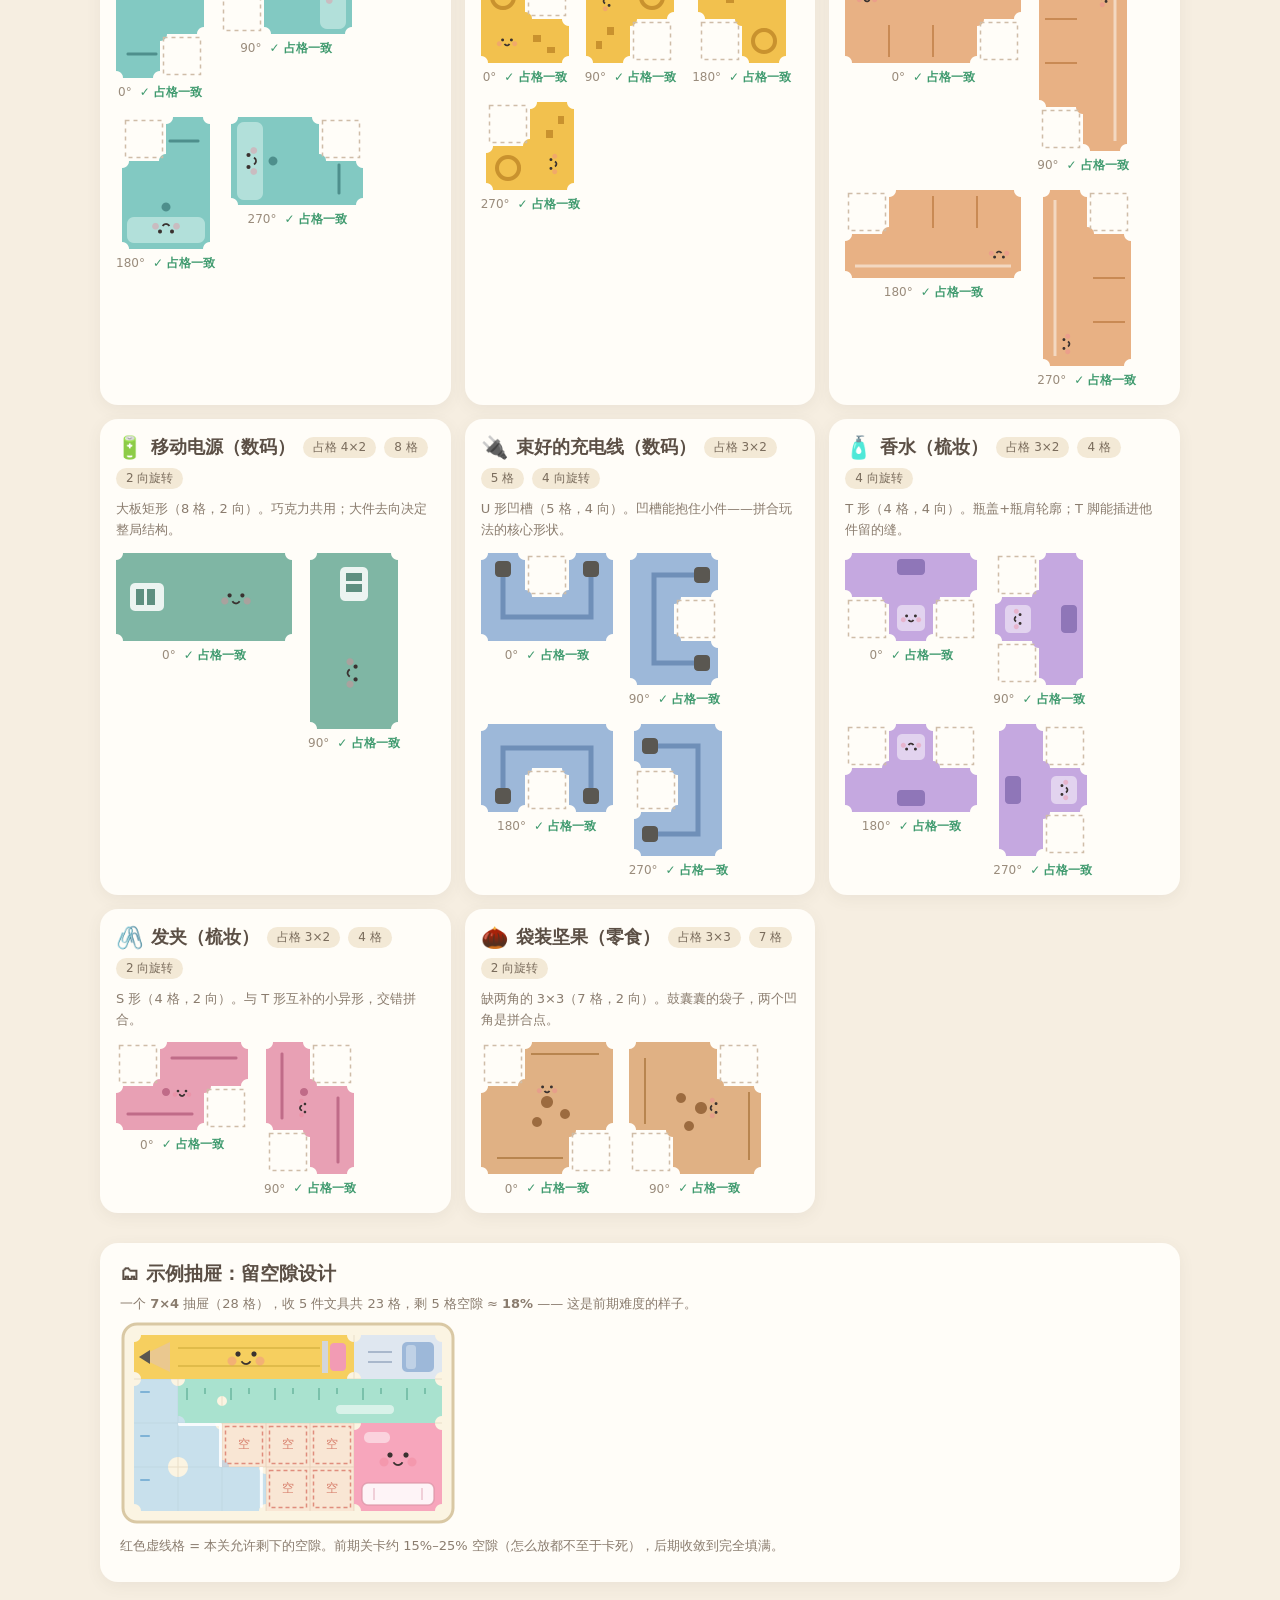
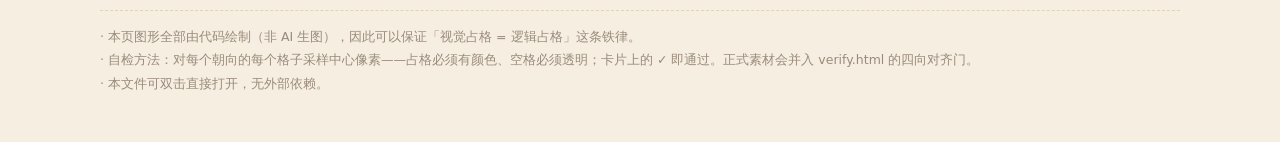
<file: 桌面收纳/形状预览.html>
<!DOCTYPE html>
<html lang="zh-CN">
<head>
<meta charset="UTF-8">
<meta name="viewport" content="width=device-width, initial-scale=1">
<title>桌面收纳 · 形状库预览</title>
<style>
*{box-sizing:border-box}
body{margin:0;padding:26px 20px 46px;background:#f6eee1;color:#5b4f45;font-family:system-ui,-apple-system,"PingFang SC","Microsoft YaHei",sans-serif}
.wrap{max-width:1080px;margin:0 auto}
h1{font-size:25px;margin:0 0 8px}
.sub{font-size:14px;color:#8a7c6e;line-height:1.8;margin:0}
.summary{display:flex;gap:8px;flex-wrap:wrap;margin:16px 0 4px}
.schip{background:#fffdf8;border:1px solid #eadfc8;border-radius:999px;padding:5px 13px;font-size:13px}
#cards{display:grid;grid-template-columns:repeat(auto-fill,minmax(330px,1fr));gap:14px;margin-top:18px}
.card{background:#fffdf8;border-radius:18px;padding:16px;box-shadow:0 4px 16px rgba(91,79,69,.07)}
.head{display:flex;align-items:center;gap:8px;flex-wrap:wrap}
.emoji{font-size:22px}
.name{font-size:18px;font-weight:700}
.chip{background:#f3e9d6;border-radius:999px;padding:2px 10px;font-size:12px;color:#7a6c5c}
.role{font-size:13px;color:#8a7c6e;line-height:1.65;margin:9px 0 12px}
.variants{display:flex;gap:16px;flex-wrap:wrap;align-items:flex-start}
.variant{display:flex;flex-direction:column;align-items:center;gap:6px}
.vcap{font-size:12px;color:#9a8c7c;display:flex;gap:8px;align-items:center}
.ok{color:#3f9a6e;font-weight:700}
.bad{color:#d95f4f;font-weight:700}
section.demo{margin-top:30px;background:#fffdf8;border-radius:18px;padding:18px 20px;box-shadow:0 4px 16px rgba(91,79,69,.07)}
section.demo h2{font-size:19px;margin:0 0 6px}
section.demo p{font-size:13px;color:#8a7c6e;line-height:1.7;margin:6px 0}
footer{margin-top:28px;font-size:12.5px;color:#9a8c7c;line-height:1.9;border-top:1px dashed #e0d3ba;padding-top:14px}
</style>
</head>
<body>
<div class="wrap">
  <h1>✏️ 桌面收纳 · 形状库预览</h1>
  <p class="sub">色块原型：先确认形状和尺寸，可爱正式素材之后按定稿画风绘制。<br>
  一个格子 = 一个收纳位。彩色实心 = 实际占格；虚线框 = 不占的格子。空心发绳中心的洞是真孔——不占格、小件可以放进去。每个朝向都会自动校验「画出来的 = 逻辑占的」。</p>
  <div class="summary" id="summary"></div>
  <div id="cards"></div>
  <section class="demo">
    <h2>🗂 示例抽屉：留空隙设计</h2>
    <p id="drawerCaption"></p>
    <div id="drawerHolder"></div>
    <p>红色虚线格 = 本关允许剩下的空隙。前期关卡约 15%–25% 空隙（怎么放都不至于卡死），后期收敛到完全填满。</p>
  </section>
  <footer>
    <div>· 本页图形全部由代码绘制（非 AI 生图），因此可以保证「视觉占格 = 逻辑占格」这条铁律。</div>
    <div>· 自检方法：对每个朝向的每个格子采样中心像素——占格必须有颜色、空格必须透明；卡片上的 ✓ 即通过。正式素材会并入 verify.html 的四向对齐门。</div>
    <div>· 本文件可双击直接打开，无外部依赖。</div>
  </footer>
</div>
<script>
(function(){
'use strict';
var CELL=44,S=2,R=7;
function cellSet(cells){var s={};for(var i=0;i<cells.length;i++)s[cells[i][0]+','+cells[i][1]]=1;return s;}
function cellPath(cells){var p=new Path2D();for(var i=0;i<cells.length;i++)p.rect(cells[i][0]*CELL,cells[i][1]*CELL,CELL,CELL);return p;}
function roundRect(ctx,x,y,w,h,r){ctx.beginPath();ctx.moveTo(x+r,y);ctx.arcTo(x+w,y,x+w,y+h,r);ctx.arcTo(x+w,y+h,x,y+h,r);ctx.arcTo(x,y+h,x,y,r);ctx.arcTo(x,y,x+w,y,r);ctx.closePath();}
function dot(ctx,x,y,r){ctx.beginPath();ctx.arc(x,y,r,0,Math.PI*2);ctx.fill();}
function line(ctx,x1,y1,x2,y2){ctx.beginPath();ctx.moveTo(x1,y1);ctx.lineTo(x2,y2);ctx.stroke();}
function face(ctx,cx,cy,sc){sc=sc||1;
 ctx.fillStyle='#3a3230';dot(ctx,cx-8*sc,cy-2*sc,2.6*sc);dot(ctx,cx+8*sc,cy-2*sc,2.6*sc);
 ctx.strokeStyle='#3a3230';ctx.lineWidth=1.8;ctx.beginPath();ctx.arc(cx,cy+3*sc,5*sc,.15*Math.PI,.85*Math.PI);ctx.stroke();
 ctx.fillStyle='rgba(240,130,150,.38)';dot(ctx,cx-14*sc,cy+5*sc,4.5*sc);dot(ctx,cx+14*sc,cy+5*sc,4.5*sc);}
function rotated(shape,deg){
 if(deg===0)return{w:shape.w,h:shape.h,cells:shape.cells};
 if(deg===90)return{w:shape.h,h:shape.w,cells:shape.cells.map(function(c){return[shape.h-1-c[1],c[0]];})};
 if(deg===180)return{w:shape.w,h:shape.h,cells:shape.cells.map(function(c){return[shape.w-1-c[0],shape.h-1-c[1]];})};
 return{w:shape.h,h:shape.w,cells:shape.cells.map(function(c){return[c[1],shape.w-1-c[0]];})};
}
var SHAPES=[
{key:'eraser',emoji:'🧽',name:'橡皮',w:2,h:2,cells:[[0,0],[1,0],[0,1],[1,1]],rots:[0],color:'#f7a6bc',
 role:'方正填充块，4 格。旋转无意义（转了也一样），入门教学件。',
 detail:function(ctx){
  ctx.fillStyle='rgba(255,255,255,.5)';roundRect(ctx,10,9,26,11,5);ctx.fill();
  face(ctx,44,34);
  ctx.fillStyle='rgba(255,255,255,.88)';roundRect(ctx,8,60,72,22,6);ctx.fill();
  ctx.strokeStyle='rgba(219,148,166,.7)';ctx.lineWidth=1.5;roundRect(ctx,8,60,72,22,6);ctx.stroke();
  ctx.strokeStyle='rgba(219,148,166,.5)';line(ctx,20,65,20,77);line(ctx,68,65,68,77);}},
{key:'corr',emoji:'🩹',name:'修正带',w:2,h:1,cells:[[0,0],[1,0]],rots:[0,90],color:'#dfe7f0',
 role:'微型填充件（2 格），救急填缝。要限量出现，防止“万能填充”把关卡变简单。',
 detail:function(ctx){
  ctx.strokeStyle='#a9b8cc';ctx.lineWidth=2;line(ctx,14,17,38,17);line(ctx,14,27,38,27);
  ctx.fillStyle='#9db8d9';roundRect(ctx,48,7,32,30,5);ctx.fill();
  ctx.fillStyle='rgba(255,255,255,.35)';roundRect(ctx,52,10,10,24,3);ctx.fill();}},
{key:'hl',emoji:'🖍️',name:'荧光笔',w:3,h:1,cells:[[0,0],[1,0],[2,0]],rots:[0,90],color:'#b5e07f',
 role:'短条（3 格）。填铅笔、直尺留下的小空段。',
 detail:function(ctx){
  ctx.strokeStyle='rgba(255,255,255,.45)';ctx.lineWidth=2;line(ctx,12,14,84,14);line(ctx,12,30,84,30);
  ctx.fillStyle='#8fbe54';roundRect(ctx,96,6,28,32,5);ctx.fill();
  ctx.fillStyle='rgba(255,255,255,.3)';roundRect(ctx,100,10,8,24,3);ctx.fill();
  face(ctx,26,22,.7);}},
{key:'pencil',emoji:'✏️',name:'铅笔',w:5,h:1,cells:[[0,0],[1,0],[2,0],[3,0],[4,0]],rots:[0,90],color:'#f6cf5f',
 role:'中长条（5 格）。必须占满一整段，决定行/列走向；笔尖方向就是朝向标识。',
 detail:function(ctx){
  ctx.fillStyle='#eac88f';ctx.beginPath();ctx.moveTo(5,22);ctx.lineTo(36,7);ctx.lineTo(36,37);ctx.closePath();ctx.fill();
  ctx.fillStyle='#5a5751';ctx.beginPath();ctx.moveTo(5,22);ctx.lineTo(16,15);ctx.lineTo(16,29);ctx.closePath();ctx.fill();
  ctx.strokeStyle='rgba(214,178,66,.9)';ctx.lineWidth=1.5;line(ctx,44,13,186,13);line(ctx,44,31,186,31);
  ctx.fillStyle='#d3d6db';ctx.fillRect(188,6,6,32);
  ctx.fillStyle='#f29bb4';roundRect(ctx,196,8,16,28,4);ctx.fill();
  face(ctx,112,21);}},
{key:'ruler',emoji:'📏',name:'直尺',w:6,h:1,cells:[[0,0],[1,0],[2,0],[3,0],[4,0],[5,0]],rots:[0,90],color:'#a9e2cf',
 role:'最长条（6 格）。只有长抽屉放得下——制造“哪根进哪个抽屉”的分配压力。',
 holes:[{x:44,y:22,r:5}],
 detail:function(ctx){
  ctx.strokeStyle='#6fb9a2';ctx.lineWidth=1.6;
  for(var k=0;k<6;k++){line(ctx,9+44*k,9,9+44*k,21);line(ctx,27+44*k,9,27+44*k,15);}
  ctx.fillStyle='rgba(255,255,255,.55)';roundRect(ctx,158,26,58,9,4);ctx.fill();}},
{key:'note',emoji:'📒',name:'笔记本',w:2,h:3,cells:[[0,0],[1,0],[0,1],[1,1],[0,2],[1,2]],rots:[0,90],color:'#c3b1ec',
 role:'大块矩形（6 格）。占一片连续空间，1 格宽的缝塞不进去。',
 detail:function(ctx){
  ctx.strokeStyle='#9f89c9';ctx.lineWidth=3.5;
  var ys=[20,44,68,92,116];
  for(var i=0;i<ys.length;i++){ctx.beginPath();ctx.arc(1,ys[i],7,0,Math.PI*2);ctx.stroke();}
  ctx.fillStyle='#fffdf8';roundRect(ctx,16,44,56,44,6);ctx.fill();
  ctx.strokeStyle='#cbb8ee';ctx.lineWidth=1.5;roundRect(ctx,16,44,56,44,6);ctx.stroke();
  face(ctx,44,64,.85);
  ctx.fillStyle='#f6c453';dot(ctx,68,52,2.2);}},
{key:'tri',emoji:'📐',name:'三角尺',w:3,h:3,cells:[[0,0],[0,1],[1,1],[0,2],[1,2],[2,2]],rots:[0,90,180,270],color:'#a8d4f2',alpha:.62,
 role:'阶梯三角（6 格，4 向）。唯一能填“台阶空腔”的件，对角线边缘沿格子走。',
 holes:[{x:44,y:88,r:10}],
 detail:function(ctx){
  ctx.strokeStyle='rgba(255,255,255,.85)';ctx.lineWidth=3;ctx.lineJoin='round';ctx.lineCap='round';
  ctx.beginPath();
  var pts=[[44,0],[44,44],[88,44],[88,88],[132,88],[132,132]];
  for(var i=0;i<pts.length;i++){var x=pts[i][0]+(66-pts[i][0])*.07,y=pts[i][1]+(66-pts[i][1])*.07;
   if(i)ctx.lineTo(x,y);else ctx.moveTo(x,y);}
  ctx.stroke();
  ctx.strokeStyle='#7fb3d6';ctx.lineWidth=2;
  for(var k=0;k<3;k++)line(ctx,7,44*k+13,15,44*k+13);}},
{key:'tape',emoji:'🧵',name:'圆形胶带',w:3,h:3,cells:[[1,0],[0,1],[1,1],[2,1],[1,2]],rots:[0],color:'#ffb45e',
 role:'十字占格（5 格）。圆形在格子上只能近似成“圆角十字”；它周围必然产生 4 个角空位，围绕它规划是乐趣。',
 detail:function(ctx){
  ctx.strokeStyle='#e69a3c';ctx.lineWidth=3;
  ctx.beginPath();ctx.arc(66,66,14,0,Math.PI*2);ctx.stroke();
  ctx.beginPath();ctx.arc(66,66,21,0,Math.PI*2);ctx.stroke();
  face(ctx,66,62);}},
 {key:'hairTie',emoji:'🎀',name:'空心发绳（日用品）',w:4,h:4,cells:[[0,0],[1,0],[2,0],[3,0],[0,1],[3,1],[0,2],[3,2],[0,3],[1,3],[2,3],[3,3]],rots:[0],color:'#ef9d8f',
  role:'镂空验证形状（12 格，不旋转）：4×4 环，中心 2×2 是真孔——橡皮、钥匙等小件正好放进洞里。甜甜圈共用此形状。',
  detail:function(ctx){
   ctx.strokeStyle='#c97a63';ctx.lineWidth=5;
   ctx.beginPath();ctx.arc(88,88,66,0,Math.PI*2);ctx.stroke();
   ctx.lineWidth=4;
   ctx.beginPath();ctx.arc(88,88,46,0,Math.PI*2);ctx.stroke();
   ctx.strokeStyle='rgba(255,255,255,.5)';ctx.lineWidth=6;
   ctx.beginPath();ctx.arc(88,88,56,-.7,.4);ctx.stroke();
   face(ctx,88,24,.8);
   ctx.fillStyle='#f6c453';
   dot(ctx,78,152,5.5);dot(ctx,98,152,5.5);dot(ctx,88,152,3.5);}},
{key:'stapler',emoji:'📎',name:'订书机',w:2,h:3,cells:[[0,0],[1,0],[0,1],[1,1],[0,2]],rots:[0,90,180,270],color:'#82c9c2',
 role:'缺角块（5 格，4 向）。缺的一角和三角尺的“多角”互补，配对时很讲究。',
 detail:function(ctx){
  ctx.fillStyle='#b2e0da';roundRect(ctx,5,6,78,26,7);ctx.fill();
  face(ctx,44,19,.75);
  ctx.fillStyle='#4e8f8c';dot(ctx,44,42,4.5);
  ctx.strokeStyle='#4e8f8c';ctx.lineWidth=3;ctx.lineCap='round';line(ctx,12,108,40,108);}},
 // —— M2 素材清单定稿新增（规划 §7.1）：共 17 种形状 / 上限 18，留 1 个机动位 ——
 {key:'key',emoji:'🔑',name:'钥匙（日用品）',w:2,h:2,cells:[[0,0],[0,1],[1,1]],rots:[0,90,180,270],color:'#f2c14e',
  role:'L 形三格（4 向）。最小的异形件：专填缺口，也是发绳/甜甜圈内孔的最佳住客。充电头共用此形状。',
  detail:function(ctx){
   ctx.strokeStyle='#c9922e';ctx.lineWidth=4;ctx.beginPath();ctx.arc(22,22,11,0,Math.PI*2);ctx.stroke();
   ctx.fillStyle='#c9922e';ctx.fillRect(52,60,8,7);ctx.fillRect(66,72,8,6);
   face(ctx,26,66,.55);}},
 {key:'comb',emoji:'🪮',name:'梳子（日用品）',w:4,h:2,cells:[[0,0],[1,0],[2,0],[3,0],[0,1],[1,1],[2,1]],rots:[0,90,180,270],color:'#e8b184',
  role:'缺一角的长块（7 格，4 向）。脊+齿轮廓；凹角与他件凸角互补。',
  detail:function(ctx){
   ctx.strokeStyle='#c98a54';ctx.lineWidth=2;line(ctx,44,50,44,82);line(ctx,88,50,88,82);
   ctx.strokeStyle='rgba(255,255,255,.5)';ctx.lineWidth=3;line(ctx,10,12,166,12);
   face(ctx,22,22,.55);}},
 {key:'rect42',emoji:'🔋',name:'移动电源（数码）',w:4,h:2,cells:[[0,0],[1,0],[2,0],[3,0],[0,1],[1,1],[2,1],[3,1]],rots:[0,90],color:'#7fb6a4',
  role:'大板矩形（8 格，2 向）。巧克力共用；大件去向决定整局结构。',
  detail:function(ctx){
   ctx.fillStyle='rgba(255,255,255,.85)';roundRect(ctx,14,30,34,28,5);ctx.fill();
   ctx.fillStyle='#5e8f80';ctx.fillRect(20,36,8,16);ctx.fillRect(31,36,8,16);
   face(ctx,120,44,.8);}},
 {key:'cableU',emoji:'🔌',name:'束好的充电线（数码）',w:3,h:2,cells:[[0,0],[2,0],[0,1],[1,1],[2,1]],rots:[0,90,180,270],color:'#9db8d9',
  role:'U 形凹槽（5 格，4 向）。凹槽能抱住小件——拼合玩法的核心形状。',
  detail:function(ctx){
   ctx.strokeStyle='#6f8fb8';ctx.lineWidth=5;ctx.lineCap='round';
   ctx.beginPath();ctx.moveTo(22,24);ctx.lineTo(22,64);ctx.lineTo(110,64);ctx.lineTo(110,24);ctx.stroke();
   ctx.fillStyle='#5a5751';roundRect(ctx,14,8,16,16,4);ctx.fill();roundRect(ctx,102,8,16,16,4);ctx.fill();}},
 {key:'bottleT',emoji:'🧴',name:'香水（梳妆）',w:3,h:2,cells:[[0,0],[1,0],[2,0],[1,1]],rots:[0,90,180,270],color:'#c5a8e0',
  role:'T 形（4 格，4 向）。瓶盖+瓶肩轮廓；T 脚能插进他件留的缝。',
  detail:function(ctx){
   ctx.fillStyle='#8f76b8';roundRect(ctx,52,6,28,16,4);ctx.fill();
   ctx.fillStyle='rgba(255,255,255,.5)';roundRect(ctx,52,52,28,26,5);ctx.fill();
   face(ctx,66,64,.55);}},
 {key:'clipS',emoji:'🖇️',name:'发夹（梳妆）',w:3,h:2,cells:[[1,0],[2,0],[0,1],[1,1]],rots:[0,90],color:'#e8a0b4',
  role:'S 形（4 格，2 向）。与 T 形互补的小异形，交错拼合。',
  detail:function(ctx){
   ctx.strokeStyle='#c06b88';ctx.lineWidth=3;ctx.lineCap='round';
   line(ctx,56,16,120,16);line(ctx,12,72,76,72);
   ctx.fillStyle='#c06b88';dot(ctx,50,50,4);
   face(ctx,66,50,.5);}},
 {key:'bag',emoji:'🌰',name:'袋装坚果（零食）',w:3,h:3,cells:[[1,0],[2,0],[0,1],[1,1],[2,1],[0,2],[1,2]],rots:[0,90],color:'#e0b184',
  role:'缺两角的 3×3（7 格，2 向）。鼓囊囊的袋子，两个凹角是拼合点。',
  detail:function(ctx){
   ctx.strokeStyle='#b8854f';ctx.lineWidth=2;line(ctx,50,12,118,12);line(ctx,16,116,82,116);
   ctx.fillStyle='#9c6b3f';dot(ctx,66,60,6);dot(ctx,84,72,5);dot(ctx,56,80,5);
   face(ctx,66,46,.55);}}
];
function nbr(set,i,j,shape){var n=0;
 var ds=[[-1,-1],[0,-1],[-1,0],[0,0]];
 for(var d=0;d<4;d++){var x=i+ds[d][0],y=j+ds[d][1];
  if(x>=0&&y>=0&&x<shape.w&&y<shape.h&&set[x+','+y])n++;}
 return n;}
function renderPiece(shape){
 var W=shape.w*CELL,H=shape.h*CELL;
 var cv=document.createElement('canvas');cv.width=W*S;cv.height=H*S;
 var ctx=cv.getContext('2d');ctx.scale(S,S);
 var set=cellSet(shape.cells);
 // 底色：占格 + 凹角圆，一次填充（半透明形状不会出现叠影）
 var base=new Path2D();
 for(var i=0;i<shape.cells.length;i++)base.rect(shape.cells[i][0]*CELL,shape.cells[i][1]*CELL,CELL,CELL);
 for(var gx=0;gx<=shape.w;gx++)for(var gy=0;gy<=shape.h;gy++){
  if(nbr(set,gx,gy,shape)===3){base.moveTo(gx*CELL+R,gy*CELL);base.arc(gx*CELL,gy*CELL,R,0,Math.PI*2);}}
 ctx.fillStyle=shape.color;
 if(shape.alpha)ctx.globalAlpha=shape.alpha;
 ctx.fill(base);
 ctx.globalAlpha=1;
 // 凸角圆角：擦除
 ctx.globalCompositeOperation='destination-out';
 for(var gx2=0;gx2<=shape.w;gx2++)for(var gy2=0;gy2<=shape.h;gy2++){
  if(nbr(set,gx2,gy2,shape)===1){ctx.beginPath();ctx.arc(gx2*CELL,gy2*CELL,R,0,Math.PI*2);ctx.fill();}}
 ctx.globalCompositeOperation='source-over';
 // 细节（裁剪在占格内）
 ctx.save();ctx.clip(cellPath(shape.cells));
 shape.detail(ctx,shape);
 ctx.restore();
 // 打孔（尺子/三角尺的挂孔）
 if(shape.holes){ctx.globalCompositeOperation='destination-out';
  for(var h=0;h<shape.holes.length;h++){var hh=shape.holes[h];
   ctx.beginPath();ctx.arc(hh.x,hh.y,hh.r,0,Math.PI*2);ctx.fill();}
  ctx.globalCompositeOperation='source-over';}
 return cv;
}
function drawRotated(ctx,shape,deg,ox,oy){
 var rc=rotated(shape,deg),piece=renderPiece(shape);
 ctx.save();
 if(deg===0)ctx.drawImage(piece,ox,oy,shape.w*CELL,shape.h*CELL);
 else{ctx.translate(ox+rc.w*CELL/2,oy+rc.h*CELL/2);ctx.rotate(deg*Math.PI/180);
  ctx.drawImage(piece,-shape.w*CELL/2,-shape.h*CELL/2,shape.w*CELL,shape.h*CELL);}
 ctx.restore();
}
function selfCheck(ctx,rc,occ){
 var pass=true;
 var fs=[[.5,.5],[.2,.5],[.8,.5],[.5,.2],[.5,.8]];
 for(var y=0;y<rc.h;y++)for(var x=0;x<rc.w;x++){
  var want=!!occ[x+','+y];
  for(var f=0;f<fs.length;f++){
   var lx=Math.round((x+fs[f][0])*CELL),ly=Math.round((y+fs[f][1])*CELL);
   var a=ctx.getImageData(lx*S,ly*S,1,1).data[3];
   if(want&&a<50)pass=false;
   if(!want&&a>50)pass=false;
  }
 }
 return pass;
}
function variantFigure(shape,deg){
 var rc=rotated(shape,deg);
 var cv=document.createElement('canvas');
 cv.width=rc.w*CELL*S;cv.height=rc.h*CELL*S;
 cv.style.width=rc.w*CELL+'px';cv.style.height=rc.h*CELL+'px';
 var ctx=cv.getContext('2d',{willReadFrequently:true});ctx.scale(S,S);
 drawRotated(ctx,shape,deg,0,0);
 var occ=cellSet(rc.cells);
 ctx.setLineDash([4,4]);ctx.lineWidth=1.5;ctx.strokeStyle='#cfbda8';
 for(var y=0;y<rc.h;y++)for(var x=0;x<rc.w;x++)if(!occ[x+','+y])
  ctx.strokeRect(x*CELL+3.5,y*CELL+3.5,CELL-7,CELL-7);
 ctx.setLineDash([]);
 var pass=selfCheck(ctx,rc,occ);
 var fig=document.createElement('div');fig.className='variant';
 fig.appendChild(cv);
 var cap=document.createElement('div');cap.className='vcap';
 var label=(shape.rots.length===1)?'原向':(deg+'°');
 cap.innerHTML='<span>'+label+'</span><span class="'+(pass?'ok':'bad')+'">'+(pass?'✓ 占格一致':'✗ 需修')+'</span>';
 fig.appendChild(cap);
 return{el:fig,pass:pass};
}
var cards=document.getElementById('cards');
var total=0,passed=0,results=[];
for(var si=0;si<SHAPES.length;si++){
 var sh=SHAPES[si];
 var card=document.createElement('section');card.className='card';
 var head=document.createElement('div');head.className='head';
 head.innerHTML='<span class="emoji">'+sh.emoji+'</span><span class="name">'+sh.name+'</span>'
  +'<span class="chip">占格 '+sh.w+'×'+sh.h+'</span><span class="chip">'+sh.cells.length+' 格</span>'
  +'<span class="chip">'+(sh.rots.length===1?'不旋转':sh.rots.length+' 向旋转')+'</span>';
 card.appendChild(head);
 var role=document.createElement('p');role.className='role';role.textContent=sh.role;card.appendChild(role);
 var vs=document.createElement('div');vs.className='variants';
 for(var ri=0;ri<sh.rots.length;ri++){
  var v=variantFigure(sh,sh.rots[ri]);
  vs.appendChild(v.el);
  total++;if(v.pass)passed++;
  results.push({key:sh.key,deg:sh.rots[ri],pass:v.pass});
 }
 card.appendChild(vs);
 cards.appendChild(card);
}
document.getElementById('summary').innerHTML=
 '<span class="schip">'+SHAPES.length+' 种形状</span>'
 +'<span class="schip">'+total+' 个朝向变体</span>'
 +'<span class="schip" style="color:'+(passed===total?'#3f9a6e':'#d95f4f')+';font-weight:700">占格自检 '+passed+'/'+total+' 通过</span>';
window.__PSCHECK={total:total,passed:passed,results:results};

// —— 示例抽屉：留空隙设计 ——
var DW=7,DH=4,M=14;
var placed=[
 {key:'pencil',deg:0,x:0,y:0},{key:'corr',deg:0,x:5,y:0},
 {key:'ruler',deg:0,x:1,y:1},{key:'tri',deg:0,x:0,y:1},{key:'eraser',deg:0,x:5,y:2}];
var slack=[[2,2],[3,2],[4,2],[3,3],[4,3]];
var dcv=document.createElement('canvas');
dcv.width=(DW*CELL+2*M)*S;dcv.height=(DH*CELL+2*M)*S;
dcv.style.width=(DW*CELL+2*M)+'px';dcv.style.height=(DH*CELL+2*M)+'px';
var dctx=dcv.getContext('2d');dctx.scale(S,S);
roundRect(dctx,3,3,DW*CELL+2*M-6,DH*CELL+2*M-6,14);
dctx.fillStyle='#fbf4e2';dctx.fill();
dctx.lineWidth=3;dctx.strokeStyle='#d9c8a4';dctx.stroke();
dctx.lineWidth=1;dctx.strokeStyle='#eadfc8';
for(var di=1;di<DW;di++)line(dctx,M+di*CELL,M,M+di*CELL,M+DH*CELL);
for(var dj=1;dj<DH;dj++)line(dctx,M,M+dj*CELL,M+DW*CELL,M+dj*CELL);
for(var pi=0;pi<placed.length;pi++){
 var p=placed[pi];var psh=null;
 for(var q=0;q<SHAPES.length;q++)if(SHAPES[q].key===p.key)psh=SHAPES[q];
 drawRotated(dctx,psh,p.deg,M+p.x*CELL,M+p.y*CELL);
}
for(var sk=0;sk<slack.length;sk++){
 var sx=M+slack[sk][0]*CELL,sy=M+slack[sk][1]*CELL;
 dctx.fillStyle='rgba(224,109,94,.10)';dctx.fillRect(sx,sy,CELL,CELL);
 dctx.setLineDash([4,3]);dctx.lineWidth=1.5;dctx.strokeStyle='#e08d7d';
 dctx.strokeRect(sx+3.5,sy+3.5,CELL-7,CELL-7);dctx.setLineDash([]);
 dctx.fillStyle='#d9826f';dctx.font='12px system-ui,sans-serif';
 dctx.textAlign='center';dctx.textBaseline='middle';
 dctx.fillText('空',sx+CELL/2,sy+CELL/2);
}
document.getElementById('drawerHolder').appendChild(dcv);
document.getElementById('drawerCaption').innerHTML=
 '一个 <b>'+DW+'×'+DH+'</b> 抽屉（'+DW*DH+' 格），收 5 件文具共 23 格，剩 5 格空隙 ≈ <b>18%</b> —— 这是前期难度的样子。';
console.log('[形状预览] 自检 '+passed+'/'+total, results);
})();
</script>
</body>
</html>
</file>
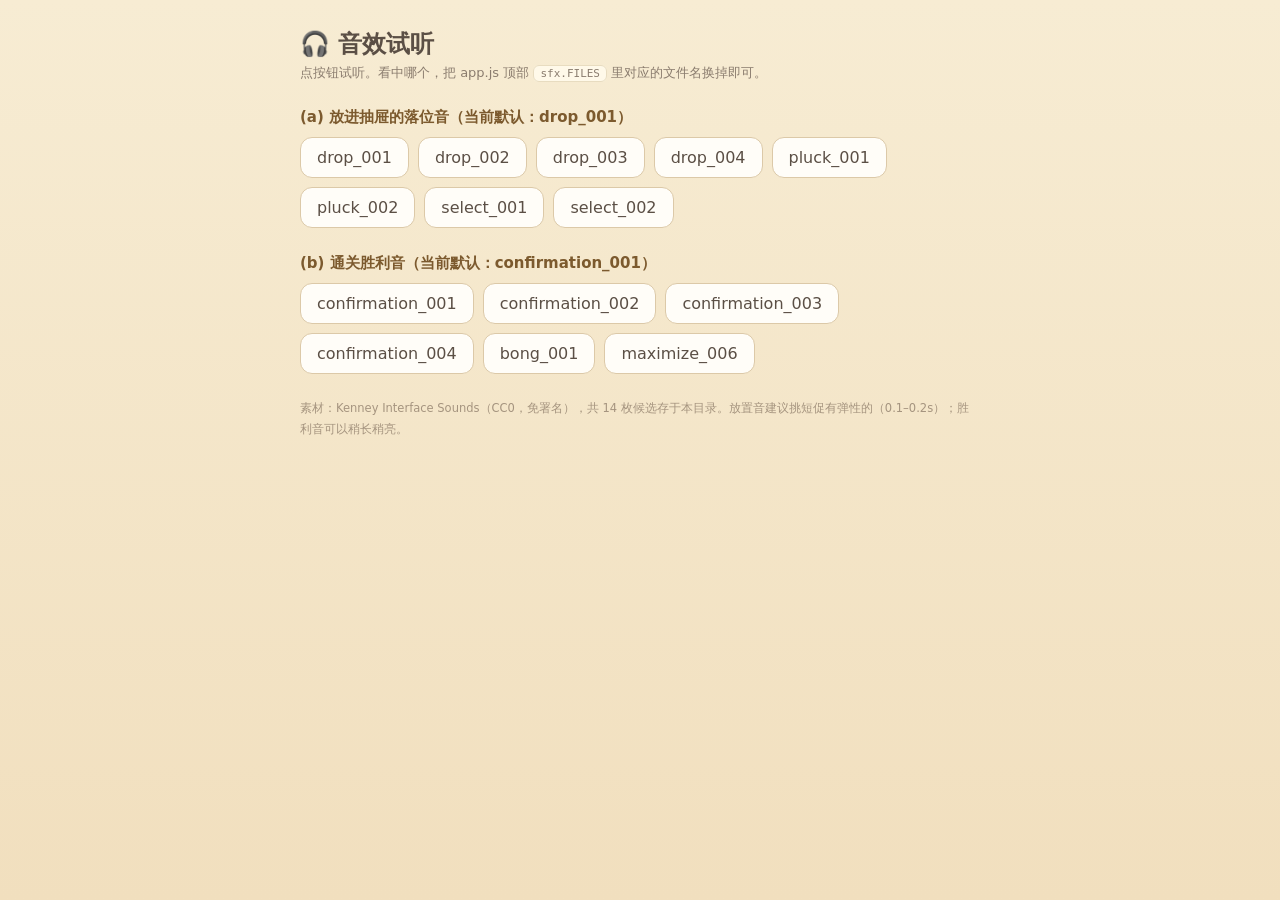
<file: 桌面收纳/音效试听.html>
<!DOCTYPE html>
<html lang="zh-CN">
<head>
<meta charset="UTF-8">
<meta name="viewport" content="width=device-width, initial-scale=1">
<title>音效试听 · 桌面收纳</title>
<style>
:root{font-family:system-ui,-apple-system,"PingFang SC","Microsoft YaHei",sans-serif;color:#5b4f45}
body{margin:0;background:linear-gradient(180deg,#f7ecd3,#f1dfbe);background-attachment:fixed}
main{max-width:680px;margin:auto;padding:28px 22px 40px}
h1{font-size:24px;margin:0 0 4px}
.sub{color:#8a7c6e;font-size:13px;margin:0 0 18px}
h2{font-size:15px;margin:26px 0 10px;color:#7c5a2e}
.row{display:flex;flex-wrap:wrap;gap:9px}
button{font:inherit;color:inherit;border:1px solid #dcc9a8;background:#fffdf8;border-radius:12px;padding:10px 16px;cursor:pointer}
button:hover{border-color:#c9a15f}
button.playing{background:#f6c453;border-color:#e0a93c;font-weight:700}
.tip{font-size:11.5px;color:#a5947f;margin-top:24px;line-height:1.8}
code{background:#fff9e9;border:1px solid #e8dcc0;border-radius:6px;padding:1px 6px;font-size:11px}
</style>
</head>
<body>
<main>
  <h1>🎧 音效试听</h1>
  <p class="sub">点按钮试听。看中哪个，把 app.js 顶部 <code>sfx.FILES</code> 里对应的文件名换掉即可。</p>
  <h2>(a) 放进抽屉的落位音（当前默认：drop_001）</h2>
  <div class="row" id="placeRow"></div>
  <h2>(b) 通关胜利音（当前默认：confirmation_001）</h2>
  <div class="row" id="winRow"></div>
  <p class="tip">素材：Kenney Interface Sounds（CC0，免署名），共 14 枚候选存于本目录。放置音建议挑短促有弹性的（0.1–0.2s）；胜利音可以稍长稍亮。</p>
</main>
<script>
var GROUPS = {
  placeRow: ['drop_001', 'drop_002', 'drop_003', 'drop_004', 'pluck_001', 'pluck_002', 'select_001', 'select_002'],
  winRow: ['confirmation_001', 'confirmation_002', 'confirmation_003', 'confirmation_004', 'bong_001', 'maximize_006']
};
Object.keys(GROUPS).forEach(function (gid) {
  var row = document.getElementById(gid);
  GROUPS[gid].forEach(function (name) {
    var b = document.createElement('button');
    b.textContent = name;
    b.addEventListener('click', function () {
      var a = new Audio('audio/' + name + '.wav');
      b.classList.add('playing');
      a.addEventListener('ended', function () { b.classList.remove('playing'); });
      a.play();
    });
    row.appendChild(b);
  });
});
</script>
</body>
</html>
</file>
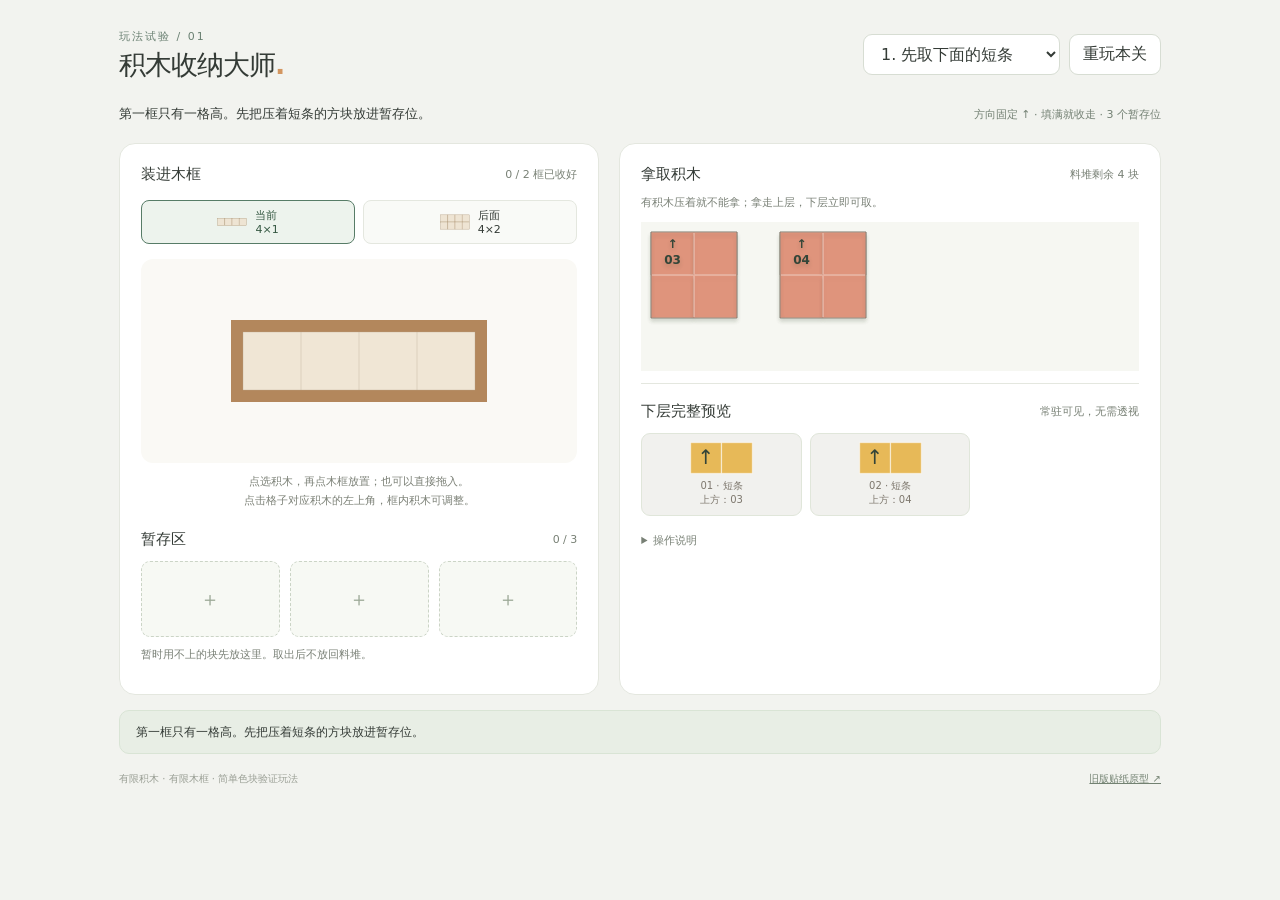
<file: 积木收纳大师-packing/layered.html>
<!doctype html>
<html lang="zh-CN">
<head><meta charset="utf-8"><meta name="viewport" content="width=device-width, initial-scale=1">
<title>积木收纳大师 · 玩法试验</title><link rel="stylesheet" href="style.css"></head>
<body>
<main class="app">
  <header><div><span class="eyebrow">玩法试验 / 01</span><h1>积木收纳大师<span class="title-dot">.</span></h1></div>
    <div class="controls"><label class="sr-only" for="level">选择关卡</label><select id="level"></select><button id="restart">重玩本关</button></div></header>
  <div class="intro"><p id="note"></p><span>方向固定 ↑ · 填满就收走 · 3 个暂存位</span></div>
  <div class="layout">
    <section class="panel workbench"><div class="section-head"><h2>装进木框</h2><span id="progress"></span></div>
      <div id="queue" aria-label="本关全部木框"></div>
      <div class="board-wrap"><canvas id="board" tabindex="0" aria-label="当前木框。选中积木后，点击格子放置；也可用方向键移动落点，回车放置。"></canvas>
        <div id="celebrate" class="celebrate" hidden></div></div>
      <p class="board-help">点选积木，再点木框放置；也可以直接拖入。<br>点击格子对应积木的左上角，框内积木可调整。</p>
      <div class="storage"><div class="section-head tray-heading"><h2>暂存区</h2><span id="trayCount"></span></div>
      <div id="tray" class="tray" aria-label="三个暂存位"></div>
      <p class="subtle">暂时用不上的块先放这里。取出后不放回料堆。</p></div>
    </section>
    <section class="panel supply"><div class="section-head"><h2>拿取积木</h2><span id="remaining"></span></div>
      <p class="subtle pile-help">有积木压着就不能拿；拿走上层，下层立即可取。</p>
      <canvas id="pile" aria-label="两层积木料堆"></canvas>
      <div class="section-head map-heading"><h2>下层完整预览</h2><span>常驻可见，无需透视</span></div>
      <div id="underlay" class="underlay"></div>
      <details><summary>操作说明</summary><p>点积木选中，再点木框或空暂存位。已入框的积木也能移动，或放回空暂存位。积木不能旋转；没有撤销。放不下时可以调整布局，或重玩本关。</p></details>
    </section>
  </div>
  <div id="status" role="status" aria-live="polite">选择一块积木开始。</div>
  <div id="win" class="win" hidden><div><span class="eyebrow">全部收纳完成</span><h2>这一堆，收好了。</h2><p id="winText"></p><button id="next" class="primary">下一关 →</button><button id="again">再玩一次</button></div></div>
  <footer>有限积木 · 有限木框 · 简单色块验证玩法 <a href="../index.html">旧版贴纸原型 ↗</a></footer>
</main><script src="core.js"></script><script src="app.js"></script>
</body></html>
</file>
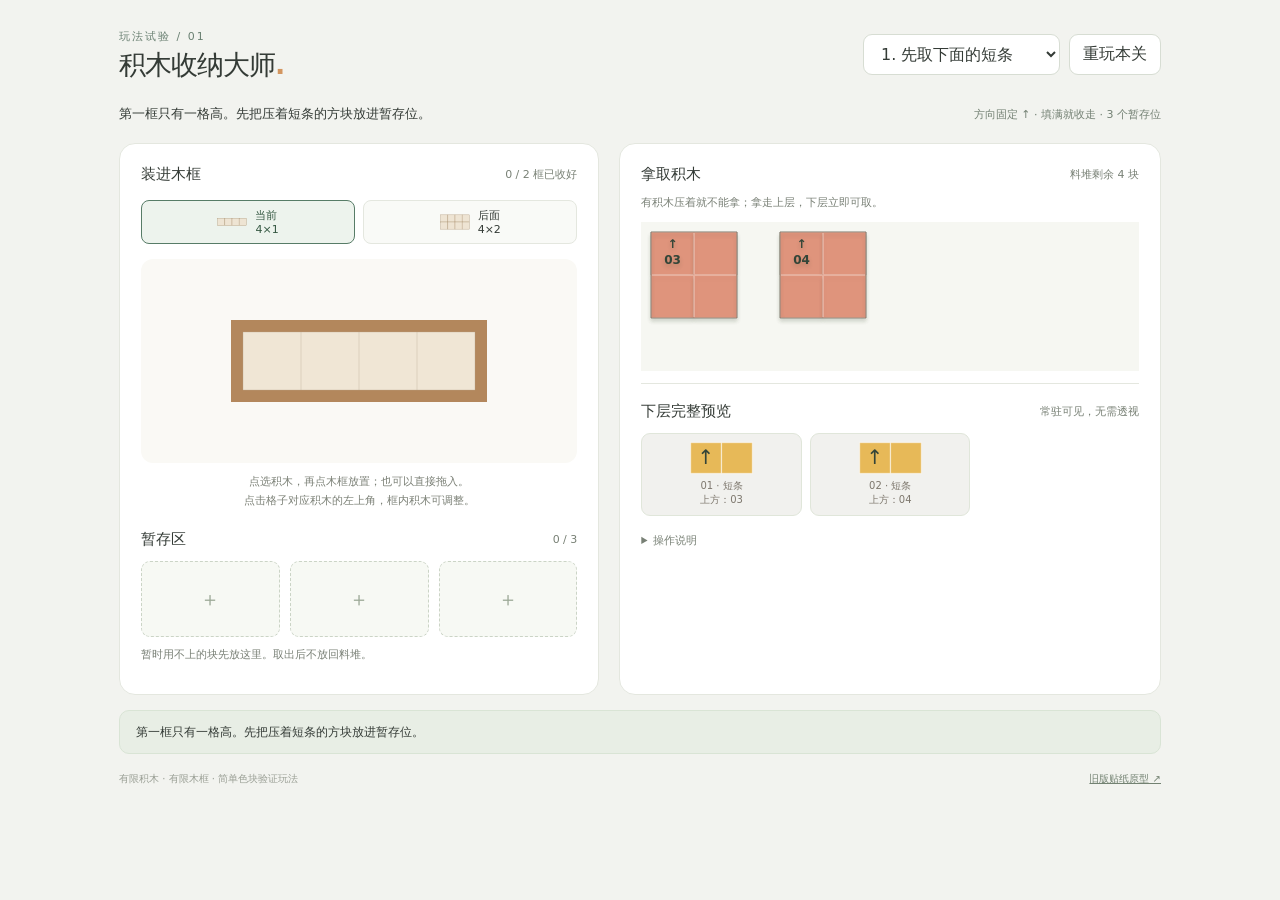
<file: 积木收纳大师/layered.html>
<!doctype html>
<html lang="zh-CN">
<head><meta charset="utf-8"><meta name="viewport" content="width=device-width, initial-scale=1">
<title>积木收纳大师 · 玩法试验</title><link rel="stylesheet" href="style.css"></head>
<body>
<main class="app">
  <header><div><span class="eyebrow">玩法试验 / 01</span><h1>积木收纳大师<span class="title-dot">.</span></h1></div>
    <div class="controls"><label class="sr-only" for="level">选择关卡</label><select id="level"></select><button id="restart">重玩本关</button></div></header>
  <div class="intro"><p id="note"></p><span>方向固定 ↑ · 填满就收走 · 3 个暂存位</span></div>
  <div class="layout">
    <section class="panel workbench"><div class="section-head"><h2>装进木框</h2><span id="progress"></span></div>
      <div id="queue" aria-label="本关全部木框"></div>
      <div class="board-wrap"><canvas id="board" tabindex="0" aria-label="当前木框。选中积木后，点击格子放置；也可用方向键移动落点，回车放置。"></canvas>
        <div id="celebrate" class="celebrate" hidden></div></div>
      <p class="board-help">点选积木，再点木框放置；也可以直接拖入。<br>点击格子对应积木的左上角，框内积木可调整。</p>
      <div class="storage"><div class="section-head tray-heading"><h2>暂存区</h2><span id="trayCount"></span></div>
      <div id="tray" class="tray" aria-label="三个暂存位"></div>
      <p class="subtle">暂时用不上的块先放这里。取出后不放回料堆。</p></div>
    </section>
    <section class="panel supply"><div class="section-head"><h2>拿取积木</h2><span id="remaining"></span></div>
      <p class="subtle pile-help">有积木压着就不能拿；拿走上层，下层立即可取。</p>
      <canvas id="pile" aria-label="两层积木料堆"></canvas>
      <div class="section-head map-heading"><h2>下层完整预览</h2><span>常驻可见，无需透视</span></div>
      <div id="underlay" class="underlay"></div>
      <details><summary>操作说明</summary><p>点积木选中，再点木框或空暂存位。已入框的积木也能移动，或放回空暂存位。积木不能旋转；没有撤销。放不下时可以调整布局，或重玩本关。</p></details>
    </section>
  </div>
  <div id="status" role="status" aria-live="polite">选择一块积木开始。</div>
  <div id="win" class="win" hidden><div><span class="eyebrow">全部收纳完成</span><h2>这一堆，收好了。</h2><p id="winText"></p><button id="next" class="primary">下一关 →</button><button id="again">再玩一次</button></div></div>
  <footer>有限积木 · 有限木框 · 简单色块验证玩法 <a href="../贴贴收纳夹/index.html">旧版贴纸原型 ↗</a></footer>
</main><script src="core.js"></script><script src="app.js"></script>
</body></html>
</file>
<file: 桌面收纳/style.css>
:root{font-family:system-ui,-apple-system,"PingFang SC","Microsoft YaHei",sans-serif;color:#57504a}
*{box-sizing:border-box}
/* 整页即一张木桌面：不做卡片套卡片。抽屉 = 桌面上的凹槽（画布内绘内阴影）；
   桌面区域 = 页面背景本身（#desk 画布透明）。收纳状态靠「凹槽内平嵌 / 桌面上浮起带投影」区分。 */
body{margin:0;
  /* 底色方案 B · 燕麦奶咖（2026-11-14 用户选定）：去黄调的暖中性色，克制耐看 */
  background:
    radial-gradient(1100px 480px at 50% -8%, rgba(255,250,238,.8), rgba(255,250,238,0) 62%),
    linear-gradient(180deg,#f3ede2 0%,#e9dfd0 100%);
  background-attachment:fixed}
button,select{font:inherit;color:inherit;border:1px solid #dcc9a8;background:#fffdf8;border-radius:12px;padding:9px 14px;cursor:pointer}
button:hover,select:hover{border-color:#c9a15f}
button:focus-visible,select:focus-visible,canvas:focus-visible{outline:3px solid #d9b06a;outline-offset:3px}
button:disabled{cursor:default;opacity:.45}
button.primary{background:#f6c453;border-color:#e0a93c;font-weight:700}
.app{max-width:1600px;margin:auto;padding:24px 22px 20px}
header{display:flex;justify-content:space-between;align-items:center;gap:18px}
h1{font-size:clamp(30px,4.5vw,40px);margin:0;font-weight:800;letter-spacing:1px;line-height:1.1;color:#7c5a2e;
  text-shadow:0 2px 0 rgba(255,248,225,.9),0 5px 14px rgba(133,96,44,.28)}
@supports((-webkit-background-clip:text) or (background-clip:text)){ /* 木纹金渐变字：不支持的浏览器回落为纯色+投影 */
  h1{background:linear-gradient(160deg,#7c5a2e 0%,#b5854a 48%,#e3b761 100%);-webkit-background-clip:text;background-clip:text;color:transparent;text-shadow:none;
    filter:drop-shadow(0 2px 0 rgba(255,248,225,.95)) drop-shadow(0 5px 14px rgba(133,96,44,.30))}
}
.controls{display:flex;gap:9px}
.hint-control{position:relative;display:flex}
.hint-coach{position:absolute;z-index:25;right:-70px;top:calc(100% + 14px);width:270px;padding:16px;background:#fffaf0;border:1px solid #dcc59a;border-radius:18px;box-shadow:0 12px 32px #71512824,0 2px 0 #fffdf8 inset;color:#665039}
.hint-coach:before{content:"";position:absolute;top:-7px;right:100px;width:12px;height:12px;background:#fffaf0;border-left:1px solid #dcc59a;border-top:1px solid #dcc59a;transform:rotate(45deg)}
.hint-coach[hidden]{display:none}
.hint-coach p{font-size:15px;line-height:1.7;margin:0 0 12px}
.hint-coach button{display:block;margin-left:auto;font-size:13px;padding:6px 13px;border-radius:10px;background:#f5e9cd;border-color:#dfc99b;color:#795d30}
#hint.hint-attention{position:relative;z-index:26;background:#fff3cf;border-color:#d5a34a;animation:hint-attention 1.2s ease-in-out 3}
@keyframes hint-attention{0%,100%{box-shadow:0 0 0 0 #d6ac5500;transform:translateY(0)}50%{box-shadow:0 0 0 7px #d6ac552b;transform:translateY(-2px)}}
@media(prefers-reduced-motion:reduce){#hint.hint-attention{animation:none;outline:2px solid #d5a34a;outline-offset:3px}}
.levelpicker{position:relative}
.levelpanel{position:absolute;top:calc(100% + 6px);left:0;z-index:30;background:#fffdf8;border:1px solid #dcc9a8;border-radius:14px;box-shadow:0 10px 30px rgba(96,66,28,.18);padding:10px 12px;display:flex;flex-direction:column;gap:6px;min-width:308px}
.levelpanel[hidden]{display:none} /* display:flex 会盖过 hidden 属性的内置 display:none，必须显式压回 */
.lp-row{display:flex;align-items:center;gap:10px}
.lp-theme{font-size:11px;color:#9a8b7a;width:60px;flex-shrink:0;letter-spacing:.5px}
.lp-nums{display:flex;gap:4px}
.lp-num{width:26px;height:26px;padding:0;border-radius:8px;font-size:12px;display:inline-flex;align-items:center;justify-content:center}
.lp-num.done{background:#d8ecc0;border-color:#a3c97f;color:#4c7a2f;font-weight:700}
.lp-num.current{outline:3px solid #d9b06a;font-weight:700}
.lp-num.locked{opacity:.35;cursor:not-allowed}
.statusbar{display:flex;justify-content:space-between;align-items:center;gap:16px;margin:16px 0 8px;min-height:22px}
#status{margin:0;font-size:13px;line-height:1.7;color:#6e665e;flex:1}
#status.error{color:#c05b4a}
.playfield{position:relative}
.frames{position:relative;z-index:1;display:flex;justify-content:center;align-items:stretch;gap:12px;margin:4px 0 0;flex-wrap:wrap;pointer-events:none}
.frames canvas{pointer-events:auto}
.drawer-card{flex:0 0 auto;padding:0}
.drawer-heading{padding:0 4px;font-size:11px;color:#8a7c6e}
.drawer-heading strong{font-weight:600;color:#6f6154}
.canvas-wrap{display:flex;align-items:flex-start;justify-content:center;padding-top:7px}
canvas{display:block;touch-action:none;max-width:100%;cursor:grab}
.panel{margin-top:14px}
#desk{position:absolute;inset:0 auto auto 0;display:block;width:100%;touch-action:none;cursor:grab}
#desk:active{cursor:grabbing}
#dragLayer{position:fixed;inset:0;pointer-events:none;z-index:5;max-width:none;cursor:default}
.level-summary{display:flex;align-items:stretch;gap:10px;flex-shrink:0}
.summary-item{display:flex;align-items:center;gap:10px;min-height:64px;padding:10px 16px;background:#fffaf0;border:1px solid #dfd2b8;border-radius:16px;box-shadow:0 2px 0 #fffdf8 inset,0 3px 10px #71512808}
.summary-icon{width:26px;height:26px;flex-shrink:0;color:#b08b4f}
.summary-progress .summary-icon{color:#829365}
.summary-item>div{display:flex;flex-direction:column;gap:2px}
.summary-label{font-size:12px;line-height:1.4;color:#8c7c65;white-space:nowrap}
#progress,#slack{display:block;font-size:18px;line-height:1.35;font-weight:700;color:#715b3e;white-space:nowrap;font-variant-numeric:tabular-nums}
#progress{color:#61734c}
.tutorial{background:#f4f6e9;border:1px solid #c9d0a8;border-radius:14px;padding:12px 16px;margin-top:16px;max-width:680px}
.tutorial[hidden],.tutorial-show[hidden]{display:none}
.tutorial-head{display:flex;align-items:center;justify-content:space-between;gap:10px;color:#5b6847;font-size:12px}
.tutorial-head button,.tutorial-show{font-size:11px;padding:4px 9px}
.tutorial h2{font-size:16px;margin:8px 0 4px;color:#4d5e3c}
.tutorial p{font-size:12px;line-height:1.7;margin:0;color:#637052}
.tutorial-steps{display:flex;gap:16px;list-style:none;padding:0;margin:8px 0 0;font-size:11px;color:#929982}
.tutorial-steps li.active{color:#4c6138;font-weight:700;border-bottom:2px solid #79925c}
.tutorial-steps li.done{color:#687d52}
.tutorial-show{margin-top:12px}
#emptyStock{margin:10px 0 0;font-size:12.5px;color:#9a8c7c}
.stock-help{font-size:11px;color:#a5947f;margin:10px 0 0}
footer{font-size:11.5px;color:#a5947f;margin-top:18px;line-height:1.8}
.win{position:fixed;inset:0;background:rgba(73,64,48,.34);backdrop-filter:blur(5px);display:flex;align-items:center;justify-content:center;z-index:10;overflow:hidden;animation:win-veil .25s ease-out}
.win[hidden]{display:none}
.win-card{position:relative;width:min(408px,calc(100vw - 32px));background:radial-gradient(ellipse at 50% 0,#fff1bf 0,transparent 58%),#fffdf7;border:1px solid #ffefc8;border-radius:28px;padding:27px 24px 25px;text-align:center;box-shadow:0 24px 80px #49361c40,0 2px 0 #fff7e9 inset;animation:win-card-in .48s cubic-bezier(.2,1.35,.45,1) both}
.win-medal{position:relative;width:86px;height:86px;margin:0 auto 13px;border-radius:50%;background:linear-gradient(135deg,#ffe9a0,#efb43f);box-shadow:0 7px 22px #e2b94e3d,0 2px 0 #fff2bf inset;display:grid;place-items:center;animation:win-medal-in .65s .08s cubic-bezier(.2,1.6,.4,1) both}
.win-medal svg{width:61px;height:61px;filter:drop-shadow(0 2px 0 #d19d3055)}
.win-medal:before{content:"";position:absolute;inset:-9px;border:1px solid #ecc863;border-radius:50%;animation:win-halo 1s .16s ease-out both}
.win-kicker{display:block;color:#a38a54;font-size:11px;letter-spacing:3px;margin-bottom:8px}
.win h2{position:relative;margin:0 0 8px;font-size:clamp(23px,6vw,30px);line-height:1.35;letter-spacing:-.5px;color:#665039;text-wrap:balance}
.win p{margin:0 0 23px;font-size:13px;line-height:1.6;color:#9b896e}
.win-buttons{position:relative;display:flex;gap:10px;justify-content:center}
.win-buttons button{min-height:44px;padding:10px 16px;font-size:14px;border-radius:13px}
.win-buttons .primary{background:linear-gradient(135deg,#ffd66f,#f5bc42);box-shadow:0 4px 12px #e2ad3640;border-color:#edbd56}
.win-confetti{position:absolute;inset:0;pointer-events:none}
.win-confetti i{position:absolute;left:50%;top:65px;width:6px;height:11px;border-radius:2px;background:var(--confetti-color);opacity:0;animation:win-confetti 1.15s var(--delay) cubic-bezier(.12,.65,.36,1) both}
.win-confetti i:nth-child(3n){width:7px;height:7px;border-radius:50%}
@keyframes win-card-in{from{opacity:0;transform:translateY(20px) scale(.9)}to{opacity:1;transform:translateY(0) scale(1)}}
@keyframes win-medal-in{from{opacity:0;transform:translateY(10px) rotate(-16deg) scale(.5)}to{opacity:1;transform:translateY(0) rotate(0) scale(1)}}
@keyframes win-halo{from{opacity:.8;transform:scale(.82)}to{opacity:0;transform:scale(1.28)}}
@keyframes win-confetti{0%{opacity:0;transform:translate(0,0) rotate(0) scale(.3)}12%{opacity:1}100%{opacity:0;transform:translate(var(--x),var(--y)) rotate(var(--spin)) scale(.7)}}
@keyframes win-veil{from{background-color:transparent;backdrop-filter:blur(0)}to{background-color:rgba(73,64,48,.34);backdrop-filter:blur(5px)}}
@media(prefers-reduced-motion:reduce){.win,.win-card,.win-medal,.win-medal:before{animation:none}.win-confetti{display:none}}

/* —— 新道具登场卡（#intro）：结构与 #win 同体系；一关多款新道具时逐张推进 —— */
.intro{position:fixed;inset:0;background:rgba(73,64,48,.30);backdrop-filter:blur(4px);display:flex;align-items:center;justify-content:center;z-index:11;animation:intro-veil .22s ease-out}
.intro[hidden]{display:none}
.intro-card{position:relative;width:min(342px,calc(100vw - 36px));background:radial-gradient(ellipse at 50% 0,#fff1bf 0,transparent 58%),#fffdf7;border:1px solid #ffefc8;border-radius:24px;padding:20px 22px 16px;text-align:center;box-shadow:0 24px 80px #49361c40,0 2px 0 #fff7e9 inset;animation:win-card-in .42s cubic-bezier(.2,1.35,.45,1) both}
.intro-kicker{display:block;color:#a38a54;font-size:11px;letter-spacing:3px}
.intro-stage{height:168px;margin:4px 0 2px}
.intro-stage canvas{width:100%;height:100%;max-width:none;cursor:pointer}
.intro-card h2{margin:0 0 6px;font-size:clamp(22px,6vw,27px);line-height:1.3;letter-spacing:-.4px;color:#665039}
#introText{margin:0 0 15px;font-size:13px;line-height:1.6;color:#9b896e}
.intro-foot{display:flex;flex-direction:column;align-items:center;gap:10px}
#introNext{min-height:44px;padding:10px 30px;font-size:14px;border-radius:13px}
.intro-dots{display:flex;gap:6px}
.intro-dots i{width:7px;height:7px;border-radius:50%;background:#e4d3ac;transition:transform .18s,background .18s}
.intro-dots i.on{background:#eab543;transform:scale(1.3)}
.intro-tip{margin:0;font-size:11px;letter-spacing:.5px;color:#c2b08d}
@keyframes intro-veil{from{background-color:transparent;backdrop-filter:blur(0)}to{background-color:rgba(73,64,48,.30);backdrop-filter:blur(4px)}}
@media(prefers-reduced-motion:reduce){.intro,.intro-card{animation:none}.intro-dots i,.intro-dots i.on{transition:none}}
@media(max-width:700px){
  .app{padding:14px 12px 16px}
  header{align-items:flex-start;gap:8px;flex-direction:column}
  h1{font-size:27px}
  .controls{width:100%;flex-wrap:wrap}
  .controls .levelpicker{flex:1;min-width:130px}
  .controls .levelpicker #levelBtn{width:100%}
  .levelpanel{left:auto;right:0;min-width:0}
  .statusbar{flex-direction:column;align-items:stretch;gap:12px;margin:12px 0 4px}
  .level-summary{gap:8px}
  .summary-item{flex:1;min-width:0;padding:9px 12px;gap:8px;min-height:60px}
  .summary-icon{width:22px;height:22px}
  #progress,#slack{font-size:17px}
  .hint-coach{right:0;width:245px}
  .hint-coach:before{right:34px}
  .canvas-wrap{padding-top:5px}
}
@media(max-width:480px){
  .controls{display:grid;grid-template-columns:1fr 1fr;gap:8px}
  .controls .levelpicker{grid-column:1/-1;min-width:0}
  .controls button{min-height:44px}
  .hint-control #hint{width:100%}
  .hint-coach{left:0;right:auto;width:min(270px,calc(100vw - 40px))}
  .hint-coach:before{left:36px;right:auto}
}
/* 抽屉分行：一行格数预算 9，超出用换行锚点强制换行（flex 自然换行只按像素，不管格数预算） */
.row-break{flex-basis:100%;height:0}
</file>
<file: 积木收纳大师-packing/free-style.css>
:root{font-family:system-ui,-apple-system,"Segoe UI","Microsoft YaHei",sans-serif;color:#343b36;background:#f2f3ef;font-synthesis:none;--green:#3c6454;--line:#e4e7df}
*{box-sizing:border-box}body{margin:0}button,select{font:inherit;color:inherit}button,select{border:1px solid #d7ddd3;background:#fff;border-radius:9px;padding:9px 13px;cursor:pointer}button:hover,select:hover{border-color:#628573}button:focus-visible,canvas:focus-visible{outline:3px solid #6d9479;outline-offset:3px}button:disabled{cursor:default;opacity:.45}.app{max-width:1090px;margin:auto;padding:25px 24px 20px}header{display:flex;justify-content:space-between;align-items:center;gap:18px}h1{font-size:27px;letter-spacing:-1px;margin:3px 0 0;font-weight:750}.title-dot{color:#d39660}.eyebrow{color:#6a8072;font-size:11px;letter-spacing:2px}.controls{display:flex;gap:9px}.intro{display:flex;justify-content:space-between;gap:20px;align-items:center;margin:20px 0 18px;font-size:13px}.intro p{margin:0;line-height:1.7}.intro>span{font-size:11px;color:#738073;white-space:nowrap}.panel{background:#fff;border:1px solid var(--line);border-radius:16px;padding:21px;min-width:0}.section-head{display:flex;align-items:center;justify-content:space-between;gap:10px}.section-head h2{font-size:15px;margin:0}.section-head span{font-size:11px;color:#788075}.frames{display:flex;justify-content:center;align-items:stretch;gap:16px;margin:18px 0 0}.frame-card{flex:1;min-width:0;max-width:450px;border:1px solid #e8e6dc;border-radius:12px;background:#faf9f5;padding:12px 8px 10px;transition:background .15s,border-color .15s}.frame-card.full{background:#eff5ec;border-color:#b8cfb2}.frame-heading{display:flex;align-items:center;justify-content:space-between;padding:0 5px;font-size:11px;color:#7d8073;gap:5px}.frame-heading strong{font-weight:600;color:#666d5f}.frame-card.full .frame-heading span{color:#44714e}.canvas-wrap{display:flex;align-items:center;justify-content:center;min-height:170px;padding-top:12px}canvas{display:block;touch-action:none;max-width:100%;cursor:grab}.board-help{font-size:11px;text-align:center;line-height:1.7;color:#7c8177;margin:14px 0 0}.supply{margin-top:16px;transition:background .1s}.supply.drop-ready{background:#edf4e9;border-color:#769269}.stock{display:grid;grid-template-columns:repeat(auto-fit,minmax(82px,1fr));gap:10px;margin-top:16px}.piece{background:#f9faf7;padding:8px 5px;display:flex;flex-direction:column;align-items:center;gap:4px;touch-action:none;cursor:grab;min-width:0}.piece svg{width:64px;height:62px;pointer-events:none}.piece span{font-size:10px;color:#7c8074;pointer-events:none}.piece.selected{outline:3px solid #385f4b;outline-offset:2px}.stock-foot{display:flex;align-items:center;justify-content:space-between;gap:16px;margin-top:12px}.subtle{font-size:11px;color:#7a8177;line-height:1.7;margin:0}.stock-foot button{font-size:12px;white-space:nowrap}.empty-stock{color:#7c8775;font-size:12px;text-align:center;padding:15px 0}.bottom-row{display:flex;align-items:stretch;gap:12px;margin-top:16px}#status{flex:1;min-width:0;background:#e8eee5;border:1px solid #d9e4d5;border-radius:10px;min-height:43px;padding:12px 16px;font-size:12px;line-height:1.5}#status.error{background:#fff0e7;border-color:#edc7af;color:#89502d}#finish{white-space:nowrap}footer{display:flex;justify-content:space-between;font-size:10px;color:#9a9f95;margin-top:18px;gap:15px}footer a{color:#738272}.win{position:fixed;inset:0;background:#233b2e70;display:grid;place-items:center;padding:20px;z-index:20}.win>div{background:#fff;border-radius:18px;padding:35px;max-width:400px;text-align:center}.win h2{font-size:26px}.win p{font-size:13px;line-height:1.8;color:#6e786e}.win button{margin:5px}.primary{background:var(--green);color:#fff;border-color:var(--green)}[hidden]{display:none!important}.sr-only{position:absolute;width:1px;height:1px;padding:0;overflow:hidden;clip:rect(0,0,0,0)}
@media(max-width:700px){.app{padding:15px 12px 16px}header{align-items:flex-start;gap:8px}h1{font-size:21px}.controls{gap:5px;flex-direction:column}button,select{padding:7px 10px;font-size:12px}.controls select{max-width:152px}.intro{display:block;margin:12px 0;font-size:12px}.intro>span{display:block;margin-top:5px}.panel{padding:13px}.frames{flex-wrap:wrap;gap:10px;margin-top:12px}.frame-card{flex:0 0 calc(50% - 5px);padding:8px 4px}.canvas-wrap{min-height:108px;padding-top:7px}.frame-heading{font-size:10px;padding:0 3px}.board-help{margin:10px 0 0;font-size:10px}.section-head h2{font-size:14px}.section-head span{font-size:10px}.stock{grid-template-columns:repeat(4,minmax(0,1fr));gap:7px;margin-top:12px}.piece{height:77px;padding:5px 3px}.piece svg{width:51px;height:49px}.piece span{font-size:9px}.stock-foot{gap:8px}.stock-foot .subtle{font-size:10px}.stock-foot button{font-size:11px;padding:7px}.supply{margin-top:12px}.bottom-row{gap:8px;margin-top:12px}#status{font-size:11px;padding:9px 11px}#finish{font-size:11px;padding:8px}footer{line-height:1.6}.win>div{padding:26px}}
@media(max-width:350px){h1{font-size:18px}.controls select{max-width:135px}.eyebrow{font-size:10px;letter-spacing:1px}.stock-foot .subtle br{display:none}}
</file>
<file: 贴贴收纳夹/css/style.css>
/* 贴贴收纳夹 Pixel Stash · M1 原型样式 */
* { box-sizing: border-box; margin: 0; padding: 0; }

:root {
  --pink: #ff8fab;
  --pink-soft: #ffd6e3;
  --paper: #fffdf7;
  --ink: #6b4f5e;
  --ink-soft: #b693a5;
}

html, body {
  height: 100%;
  background: #fdeef4;
  font-family: "Segoe UI", "PingFang SC", "Hiragino Sans GB", "Microsoft YaHei", sans-serif;
  color: var(--ink);
  -webkit-tap-highlight-color: transparent;
  overscroll-behavior: none;
}

#app {
  max-width: 520px;
  margin: 0 auto;
  min-height: 100%;
  display: flex;
  flex-direction: column;
  padding: 10px 10px 4px;
}

/* ---------- 顶栏 ---------- */
#topbar {
  display: flex;
  justify-content: space-between;
  align-items: center;
  gap: 8px;
  padding: 6px 4px 10px;
  flex-wrap: wrap;
}
.nav-group { display: flex; align-items: center; gap: 8px; }

#levelLabel {
  font-weight: 700;
  font-size: 15px;
  letter-spacing: 0.5px;
  min-width: 130px;
  text-align: center;
}

.icon-btn, .text-btn, .action-btn, .primary-btn {
  border: none;
  border-radius: 12px;
  cursor: pointer;
  font-size: 14px;
  font-family: inherit;
  color: var(--ink);
  background: #ffffff;
  box-shadow: 0 2px 0 #f3c9d9;
  transition: transform 0.06s ease, box-shadow 0.06s ease;
}
.icon-btn { width: 36px; height: 32px; font-size: 13px; }
.text-btn { padding: 7px 14px; }
.text-btn.hint-btn {
  background: #fff3d6;
  color: #a07414;
  box-shadow: 0 2px 0 #ecd9a8;
  font-weight: 600;
}
.icon-btn:disabled, .text-btn:disabled { opacity: 0.35; cursor: default; }
.icon-btn:not(:disabled):active, .text-btn:not(:disabled):active, .action-btn:active {
  transform: translateY(2px);
  box-shadow: none;
}

.badge {
  background: #e3f2fd;
  color: #38719e;
  border-radius: 10px;
  padding: 5px 10px;
  font-size: 12.5px;
  font-weight: 600;
}

/* ---------- 画布 ---------- */
#boardWrap { display: flex; justify-content: center; }
#game {
  width: 100%;
  display: block;
  border-radius: 14px;
}

/* ---------- 操作面板 ---------- */
#actionPanel {
  position: fixed;
  left: 50%;
  transform: translateX(-50%);
  bottom: 86px;
  display: flex;
  gap: 8px;
  background: #ffffff;
  padding: 8px;
  border-radius: 16px;
  box-shadow: 0 4px 18px rgba(150, 100, 130, 0.25);
  z-index: 30;
  max-width: 92vw;
}
#actionPanel.hidden { display: none; }
.action-btn { padding: 9px 14px; font-weight: 600; }
.action-btn.unlock { background: #e3f2fd; color: #38719e; }
.action-btn.rotate { background: #fff3d6; color: #a07414; }
.action-btn.deselect { background: #f5edf1; color: var(--ink-soft); }

/* ---------- 页脚 ---------- */
#footer {
  display: flex;
  justify-content: space-between;
  align-items: center;
  padding: 14px 4px 10px;
  font-size: 12px;
  color: var(--ink-soft);
}
#footer a { color: #c9718f; text-decoration: none; font-weight: 600; }

/* ---------- 气泡 ---------- */
#toast {
  position: fixed;
  left: 50%;
  transform: translateX(-50%) translateY(8px);
  bottom: 140px;
  background: rgba(90, 60, 75, 0.92);
  color: #fff;
  padding: 9px 18px;
  border-radius: 14px;
  font-size: 14px;
  opacity: 0;
  transition: opacity 0.25s ease, transform 0.25s ease;
  pointer-events: none;
  z-index: 40;
  white-space: nowrap;
}
#toast.show { opacity: 1; transform: translateX(-50%) translateY(0); }
#toast.hidden { display: none; }

/* ---------- 通关结算 ---------- */
#winOverlay {
  position: fixed;
  inset: 0;
  background: rgba(253, 238, 244, 0.85);
  display: flex;
  align-items: center;
  justify-content: center;
  z-index: 50;
  backdrop-filter: blur(3px);
}
#winOverlay.hidden { display: none; }
.win-card {
  background: #ffffff;
  border-radius: 24px;
  padding: 30px 34px;
  text-align: center;
  box-shadow: 0 10px 40px rgba(150, 100, 130, 0.3);
  animation: pop 0.35s cubic-bezier(0.34, 1.56, 0.64, 1);
  max-width: 86vw;
}
@keyframes pop {
  from { transform: scale(0.6); opacity: 0; }
  to { transform: scale(1); opacity: 1; }
}
.win-emoji { font-size: 44px; margin-bottom: 6px; }
.win-card h2 { color: #d9628c; font-size: 22px; margin-bottom: 8px; }
.win-card p { color: var(--ink-soft); font-size: 14px; margin-bottom: 18px; line-height: 1.6; }
.win-buttons { display: flex; gap: 10px; justify-content: center; flex-wrap: wrap; }
.primary-btn {
  background: var(--pink);
  color: #fff;
  padding: 10px 20px;
  font-weight: 700;
  box-shadow: 0 3px 0 #d9628c;
}
.primary-btn:active { transform: translateY(2px); box-shadow: none; }
#winNextBtn.hidden { display: none; }
</file>
<file: 积木收纳大师-packing/style.css>
:root{font-family:system-ui,-apple-system,"Segoe UI","Microsoft YaHei",sans-serif;color:#343b36;background:#f2f3ef;font-synthesis:none;--green:#3c6454;--line:#e4e7df}
*{box-sizing:border-box}body{margin:0}button,select{font:inherit;color:inherit}button,select{border:1px solid #d7ddd3;background:#fff;border-radius:9px;padding:9px 13px;cursor:pointer}button:hover,select:hover{border-color:#628573}button:focus-visible,canvas:focus-visible{outline:3px solid #6d9479;outline-offset:3px}button:disabled{cursor:default}.app{max-width:1090px;margin:auto;padding:25px 24px 20px}header{display:flex;justify-content:space-between;align-items:center;gap:18px}h1{font-size:27px;letter-spacing:-1px;margin:3px 0 0;font-weight:750}.title-dot{color:#d39660}.eyebrow{color:#6a8072;font-size:11px;letter-spacing:2px}.controls{display:flex;gap:9px}.intro{display:flex;justify-content:space-between;gap:20px;align-items:center;margin:20px 0 18px;font-size:13px}.intro p{margin:0;line-height:1.7}.intro>span{font-size:11px;color:#738073;white-space:nowrap}.layout{display:grid;grid-template-columns: .94fr 1.06fr;gap:20px}.panel{background:#fff;border:1px solid var(--line);border-radius:16px;padding:21px;min-width:0}.section-head{display:flex;align-items:center;justify-content:space-between;gap:10px}.section-head h2{font-size:15px;margin:0}.section-head span{font-size:11px;color:#788075}.subtle{font-size:11px;color:#7a8177;line-height:1.6;margin:9px 0}.pile-help{margin-top:10px}.board-wrap{position:relative;display:flex;align-items:center;justify-content:center;min-height:204px;background:#faf9f5;border-radius:12px;margin-top:15px;padding:10px}canvas{display:block;touch-action:none;max-width:100%}#board{cursor:crosshair}#pile{width:100%;cursor:grab;margin-top:10px}#queue{display:flex;gap:8px;margin:16px 0 0}.queue-item{display:flex;align-items:center;justify-content:center;gap:8px;flex:1;border:1px solid var(--line);border-radius:8px;padding:7px;background:#f9faf7;font-size:11px}.queue-item.active{border-color:#577c67;background:#edf3ed;color:#355842}.queue-item.done{opacity:.65}.queue-item svg{width:30px;height:28px}.board-help{font-size:11px;text-align:center;line-height:1.7;color:#7c8177;margin:10px 0 20px}.tray-heading{margin-top:6px}.tray{display:grid;grid-template-columns:repeat(3,1fr);gap:10px;margin-top:12px}.tray-slot{height:76px;border:1px dashed #cbd4c6;background:#f7f9f4;position:relative;display:flex;flex-direction:column;align-items:center;justify-content:center;padding:5px}.tray-slot:empty:after{content:'＋';color:#9ca997;font-size:20px}.tray-slot svg{height:45px;max-width:80px}.tray-slot span{font-size:10px}.selected{outline:3px solid #385f4b!important;outline-offset:2px}.map-heading{border-top:1px solid var(--line);padding-top:18px;margin-top:12px}.underlay{display:grid;grid-template-columns:repeat(3,1fr);gap:8px;margin-top:12px}.map-piece{padding:7px 3px;background:#f9faf7;border:1px solid #e0e6da;min-height:83px;display:flex;align-items:center;flex-direction:column;gap:4px}.map-piece svg{height:34px;width:65px}.map-piece .caption{font-size:10px;line-height:1.4}.map-piece.blocked{background:#f1f1ee}.map-piece.blocked .caption{color:#7e786e}.map-piece.available{border-color:#a9c3ae}.map-piece.taken{opacity:.45}.map-piece.taken:disabled{cursor:default}details{margin-top:15px;font-size:11px;color:#788075;line-height:1.8}summary{cursor:pointer}#status{margin-top:15px;background:#e8eee5;border:1px solid #d9e4d5;border-radius:10px;min-height:43px;padding:12px 16px;font-size:12px;line-height:1.5}#status.error{background:#fff0e7;border-color:#edc7af;color:#89502d}footer{display:flex;justify-content:space-between;font-size:10px;color:#9a9f95;margin-top:18px}footer a{color:#738272}.celebrate{position:absolute;inset:0;display:flex;align-items:center;justify-content:center;background:#ffffff75;color:#29553d;font-size:24px;font-weight:750;border-radius:12px}.win{position:fixed;inset:0;background:#233b2e70;display:grid;place-items:center;padding:20px;z-index:20}.win>div{background:#fff;border-radius:18px;padding:35px;max-width:400px;text-align:center}.win h2{font-size:26px}.win p{font-size:13px;line-height:1.8;color:#6e786e}.win button{margin:5px}.primary{background:var(--green);color:#fff;border-color:var(--green)}[hidden]{display:none!important}.sr-only{position:absolute;width:1px;height:1px;padding:0;overflow:hidden;clip:rect(0,0,0,0)}
@media(max-width:700px){.app{padding:15px 12px 16px}header{align-items:flex-start;gap:8px}h1{font-size:21px}.controls{gap:5px;flex-direction:column}button,select{padding:7px 10px;font-size:12px}.intro{display:block;margin:12px 0;font-size:12px}.intro>span{display:block;margin-top:5px}.layout{grid-template-columns:1fr;gap:12px}.panel{padding:15px}.board-wrap{min-height:135px;margin-top:10px;padding:8px}.board-help{margin:7px 0 13px;font-size:10px}.tray-slot{height:66px}.tray-slot svg{height:39px}.map-piece{min-height:72px}#status{position:sticky;bottom:8px;z-index:5;box-shadow:0 3px 12px #2233220d}footer{gap:15px;line-height:1.6}.queue-item{padding:5px}.section-head h2{font-size:14px}.win>div{padding:26px}}
@media(max-width:700px){.workbench{display:grid;grid-template-columns:minmax(0,1fr) 86px;column-gap:10px}.workbench>.section-head,.workbench>#queue{grid-column:1/-1}.workbench>.board-wrap{grid-column:1;grid-row:3;min-height:160px;padding:4px}.storage{grid-column:2;grid-row:3;padding-top:7px}.storage .section-head{gap:3px}.storage h2{font-size:12px}.storage .subtle{display:none}.storage .tray{grid-template-columns:1fr;gap:5px;margin-top:6px}.storage .tray-slot{height:47px;flex-direction:row;gap:4px;padding:3px}.storage .tray-slot svg{height:34px;width:40px}.storage .tray-slot span{font-size:9px;max-width:30px}.board-help{grid-column:1/-1;margin:8px 0 0}.underlay{display:flex;overflow-x:auto;padding:3px 2px 6px;gap:7px}.map-piece{min-width:78px;min-height:76px}.map-heading{margin-top:8px;padding-top:12px}#status{pointer-events:none;font-size:11px;padding:9px 12px}.intro{margin:10px 0}.section-head span{font-size:10px}}
</file>
<file: 积木收纳大师/style.css>
:root{font-family:system-ui,-apple-system,"Segoe UI","Microsoft YaHei",sans-serif;color:#343b36;background:#f2f3ef;font-synthesis:none;--green:#3c6454;--line:#e4e7df}
*{box-sizing:border-box}body{margin:0}button,select{font:inherit;color:inherit}button,select{border:1px solid #d7ddd3;background:#fff;border-radius:9px;padding:9px 13px;cursor:pointer}button:hover,select:hover{border-color:#628573}button:focus-visible,canvas:focus-visible{outline:3px solid #6d9479;outline-offset:3px}button:disabled{cursor:default}.app{max-width:1090px;margin:auto;padding:25px 24px 20px}header{display:flex;justify-content:space-between;align-items:center;gap:18px}h1{font-size:27px;letter-spacing:-1px;margin:3px 0 0;font-weight:750}.title-dot{color:#d39660}.eyebrow{color:#6a8072;font-size:11px;letter-spacing:2px}.controls{display:flex;gap:9px}.intro{display:flex;justify-content:space-between;gap:20px;align-items:center;margin:20px 0 18px;font-size:13px}.intro p{margin:0;line-height:1.7}.intro>span{font-size:11px;color:#738073;white-space:nowrap}.layout{display:grid;grid-template-columns: .94fr 1.06fr;gap:20px}.panel{background:#fff;border:1px solid var(--line);border-radius:16px;padding:21px;min-width:0}.section-head{display:flex;align-items:center;justify-content:space-between;gap:10px}.section-head h2{font-size:15px;margin:0}.section-head span{font-size:11px;color:#788075}.subtle{font-size:11px;color:#7a8177;line-height:1.6;margin:9px 0}.pile-help{margin-top:10px}.board-wrap{position:relative;display:flex;align-items:center;justify-content:center;min-height:204px;background:#faf9f5;border-radius:12px;margin-top:15px;padding:10px}canvas{display:block;touch-action:none;max-width:100%}#board{cursor:crosshair}#pile{width:100%;cursor:grab;margin-top:10px}#queue{display:flex;gap:8px;margin:16px 0 0}.queue-item{display:flex;align-items:center;justify-content:center;gap:8px;flex:1;border:1px solid var(--line);border-radius:8px;padding:7px;background:#f9faf7;font-size:11px}.queue-item.active{border-color:#577c67;background:#edf3ed;color:#355842}.queue-item.done{opacity:.65}.queue-item svg{width:30px;height:28px}.board-help{font-size:11px;text-align:center;line-height:1.7;color:#7c8177;margin:10px 0 20px}.tray-heading{margin-top:6px}.tray{display:grid;grid-template-columns:repeat(3,1fr);gap:10px;margin-top:12px}.tray-slot{height:76px;border:1px dashed #cbd4c6;background:#f7f9f4;position:relative;display:flex;flex-direction:column;align-items:center;justify-content:center;padding:5px}.tray-slot:empty:after{content:'＋';color:#9ca997;font-size:20px}.tray-slot svg{height:45px;max-width:80px}.tray-slot span{font-size:10px}.selected{outline:3px solid #385f4b!important;outline-offset:2px}.map-heading{border-top:1px solid var(--line);padding-top:18px;margin-top:12px}.underlay{display:grid;grid-template-columns:repeat(3,1fr);gap:8px;margin-top:12px}.map-piece{padding:7px 3px;background:#f9faf7;border:1px solid #e0e6da;min-height:83px;display:flex;align-items:center;flex-direction:column;gap:4px}.map-piece svg{height:34px;width:65px}.map-piece .caption{font-size:10px;line-height:1.4}.map-piece.blocked{background:#f1f1ee}.map-piece.blocked .caption{color:#7e786e}.map-piece.available{border-color:#a9c3ae}.map-piece.taken{opacity:.45}.map-piece.taken:disabled{cursor:default}details{margin-top:15px;font-size:11px;color:#788075;line-height:1.8}summary{cursor:pointer}#status{margin-top:15px;background:#e8eee5;border:1px solid #d9e4d5;border-radius:10px;min-height:43px;padding:12px 16px;font-size:12px;line-height:1.5}#status.error{background:#fff0e7;border-color:#edc7af;color:#89502d}footer{display:flex;justify-content:space-between;font-size:10px;color:#9a9f95;margin-top:18px}footer a{color:#738272}.celebrate{position:absolute;inset:0;display:flex;align-items:center;justify-content:center;background:#ffffff75;color:#29553d;font-size:24px;font-weight:750;border-radius:12px}.win{position:fixed;inset:0;background:#233b2e70;display:grid;place-items:center;padding:20px;z-index:20}.win>div{background:#fff;border-radius:18px;padding:35px;max-width:400px;text-align:center}.win h2{font-size:26px}.win p{font-size:13px;line-height:1.8;color:#6e786e}.win button{margin:5px}.primary{background:var(--green);color:#fff;border-color:var(--green)}[hidden]{display:none!important}.sr-only{position:absolute;width:1px;height:1px;padding:0;overflow:hidden;clip:rect(0,0,0,0)}
@media(max-width:700px){.app{padding:15px 12px 16px}header{align-items:flex-start;gap:8px}h1{font-size:21px}.controls{gap:5px;flex-direction:column}button,select{padding:7px 10px;font-size:12px}.intro{display:block;margin:12px 0;font-size:12px}.intro>span{display:block;margin-top:5px}.layout{grid-template-columns:1fr;gap:12px}.panel{padding:15px}.board-wrap{min-height:135px;margin-top:10px;padding:8px}.board-help{margin:7px 0 13px;font-size:10px}.tray-slot{height:66px}.tray-slot svg{height:39px}.map-piece{min-height:72px}#status{position:sticky;bottom:8px;z-index:5;box-shadow:0 3px 12px #2233220d}footer{gap:15px;line-height:1.6}.queue-item{padding:5px}.section-head h2{font-size:14px}.win>div{padding:26px}}
@media(max-width:700px){.workbench{display:grid;grid-template-columns:minmax(0,1fr) 86px;column-gap:10px}.workbench>.section-head,.workbench>#queue{grid-column:1/-1}.workbench>.board-wrap{grid-column:1;grid-row:3;min-height:160px;padding:4px}.storage{grid-column:2;grid-row:3;padding-top:7px}.storage .section-head{gap:3px}.storage h2{font-size:12px}.storage .subtle{display:none}.storage .tray{grid-template-columns:1fr;gap:5px;margin-top:6px}.storage .tray-slot{height:47px;flex-direction:row;gap:4px;padding:3px}.storage .tray-slot svg{height:34px;width:40px}.storage .tray-slot span{font-size:9px;max-width:30px}.board-help{grid-column:1/-1;margin:8px 0 0}.underlay{display:flex;overflow-x:auto;padding:3px 2px 6px;gap:7px}.map-piece{min-width:78px;min-height:76px}.map-heading{margin-top:8px;padding-top:12px}#status{pointer-events:none;font-size:11px;padding:9px 12px}.intro{margin:10px 0}.section-head span{font-size:10px}}
</file>
